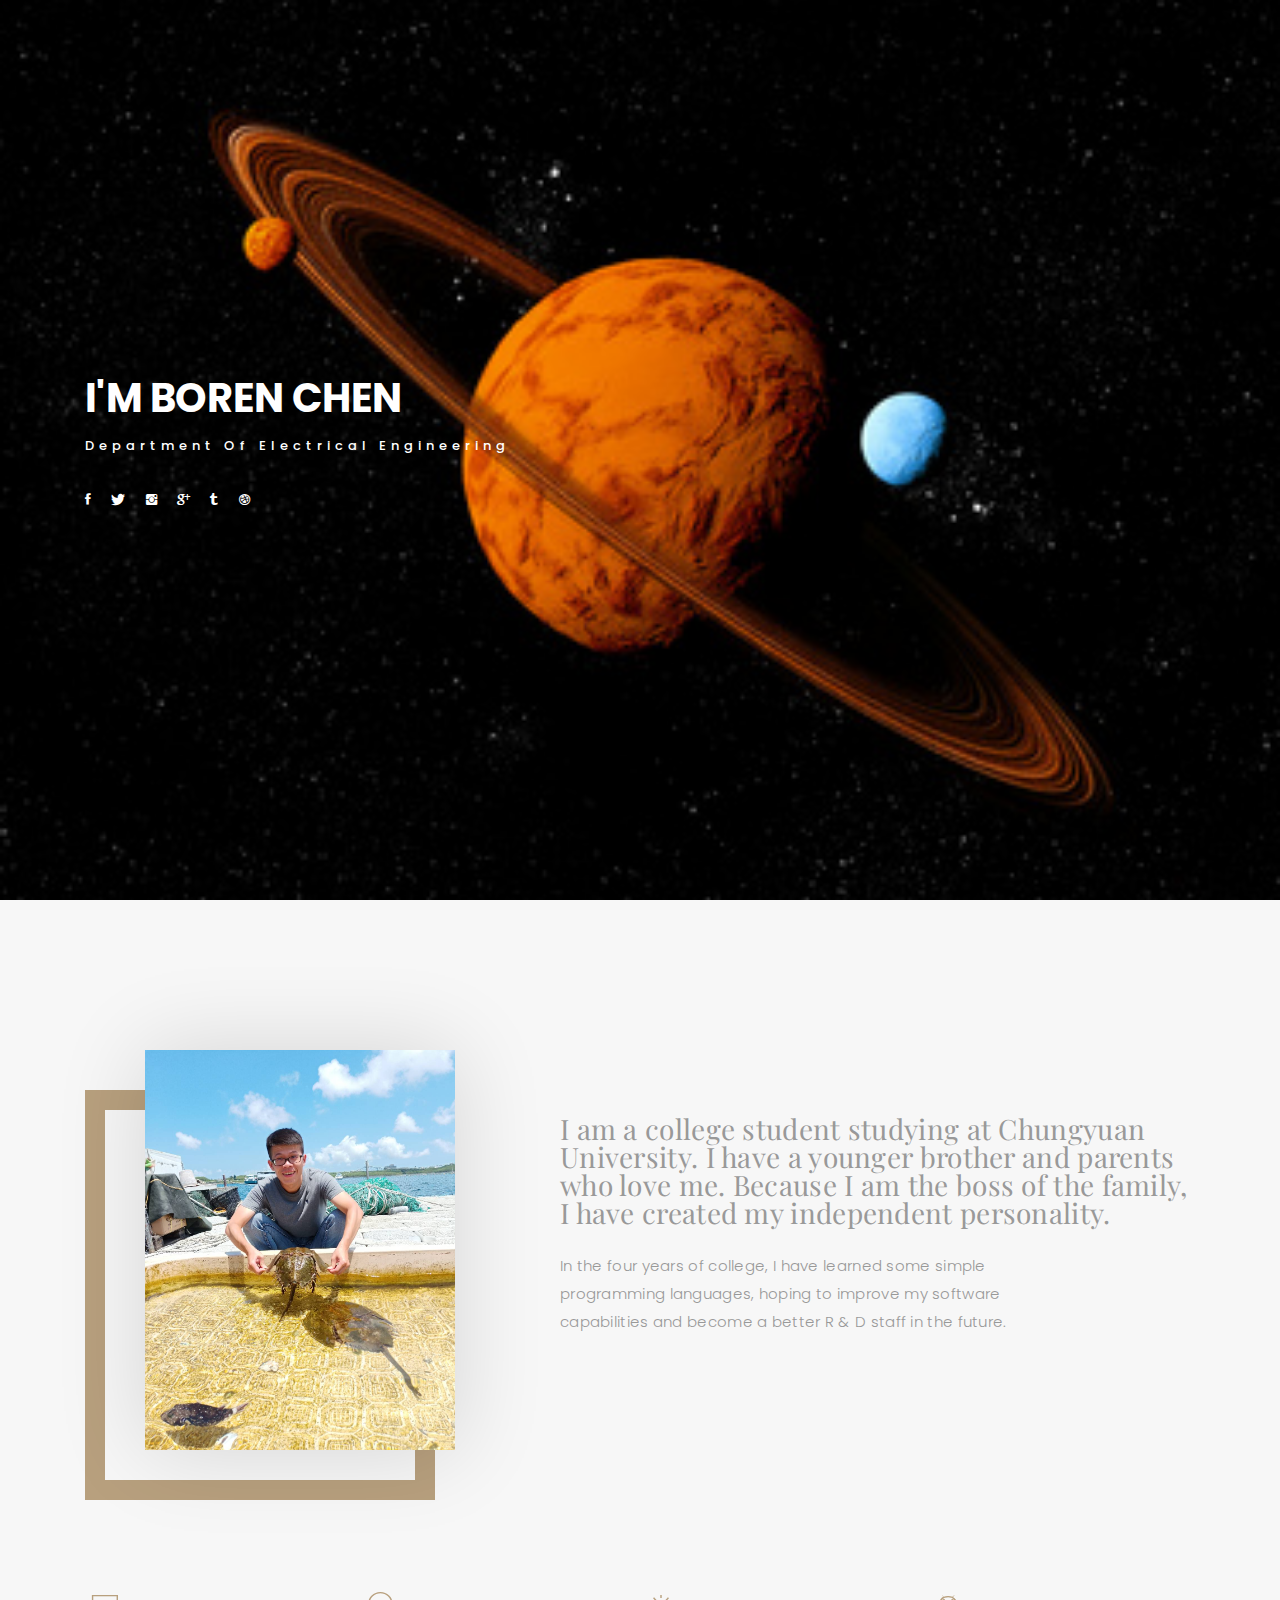
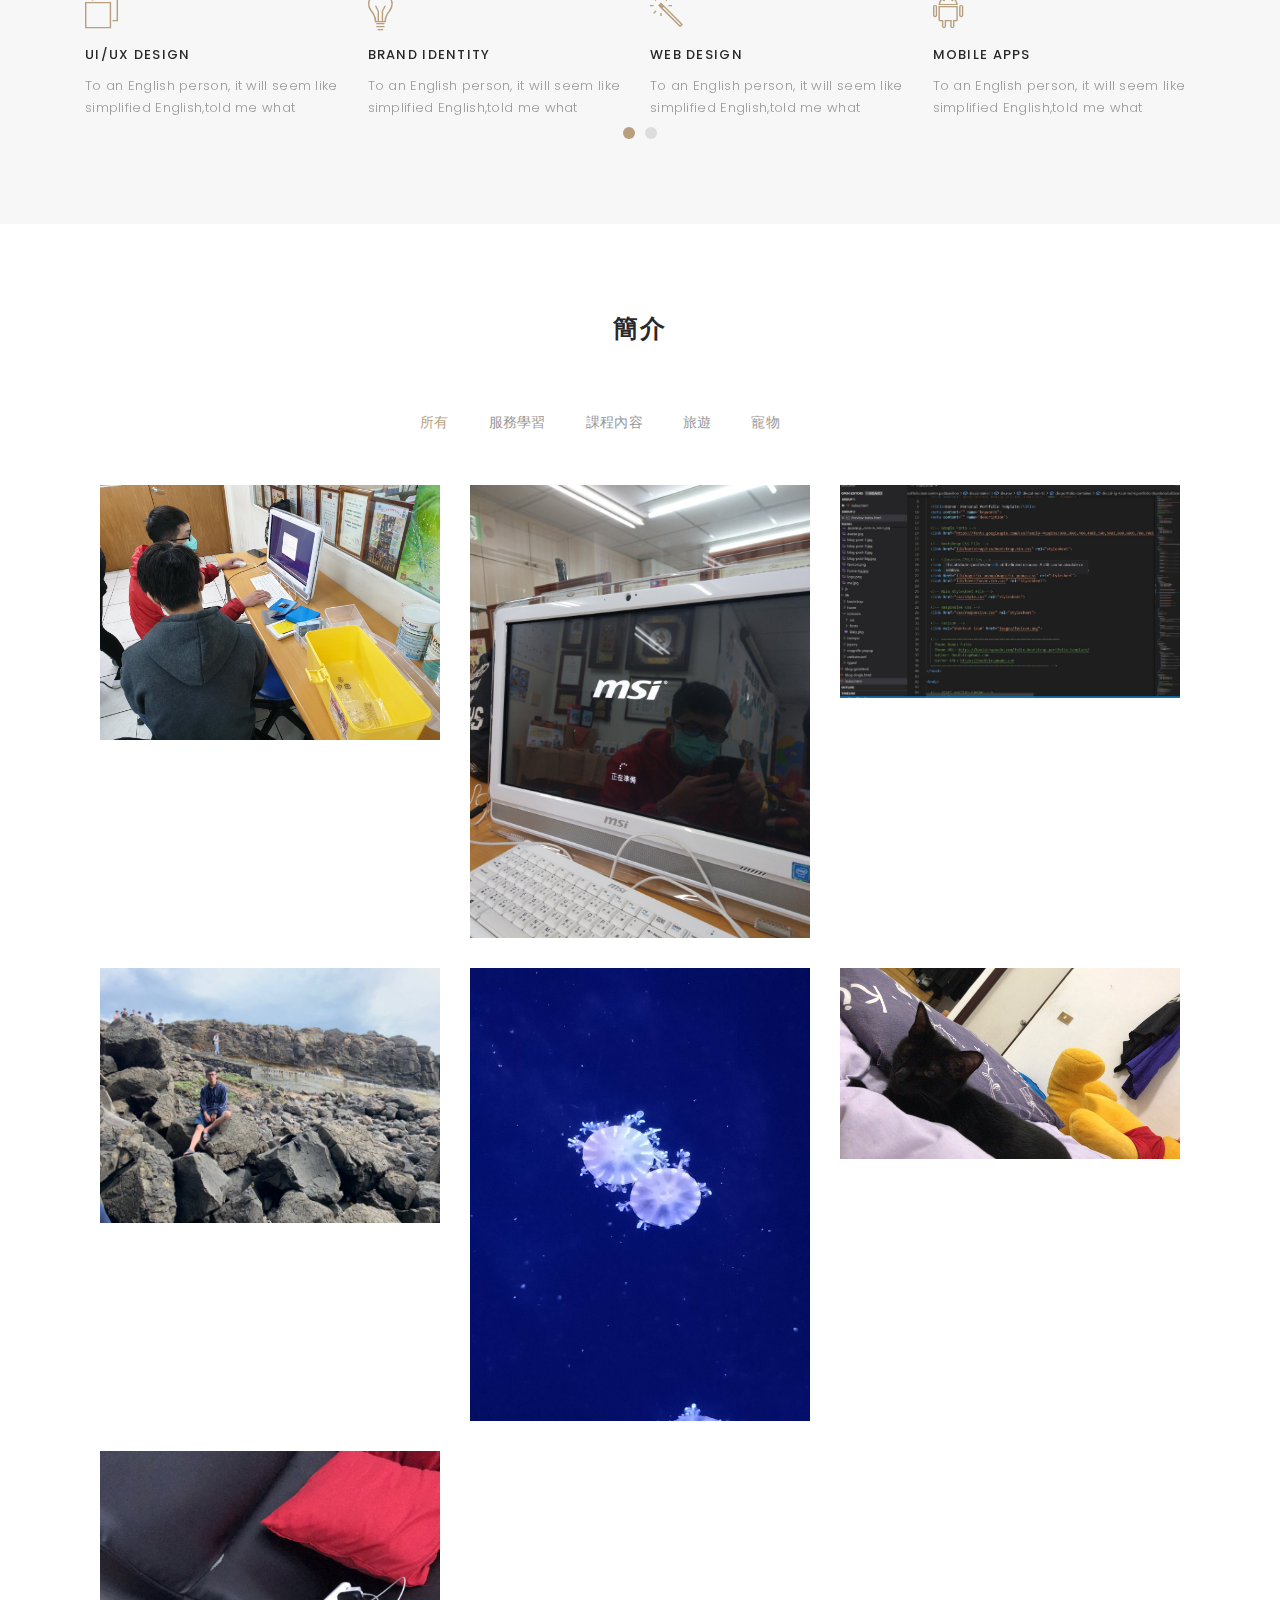
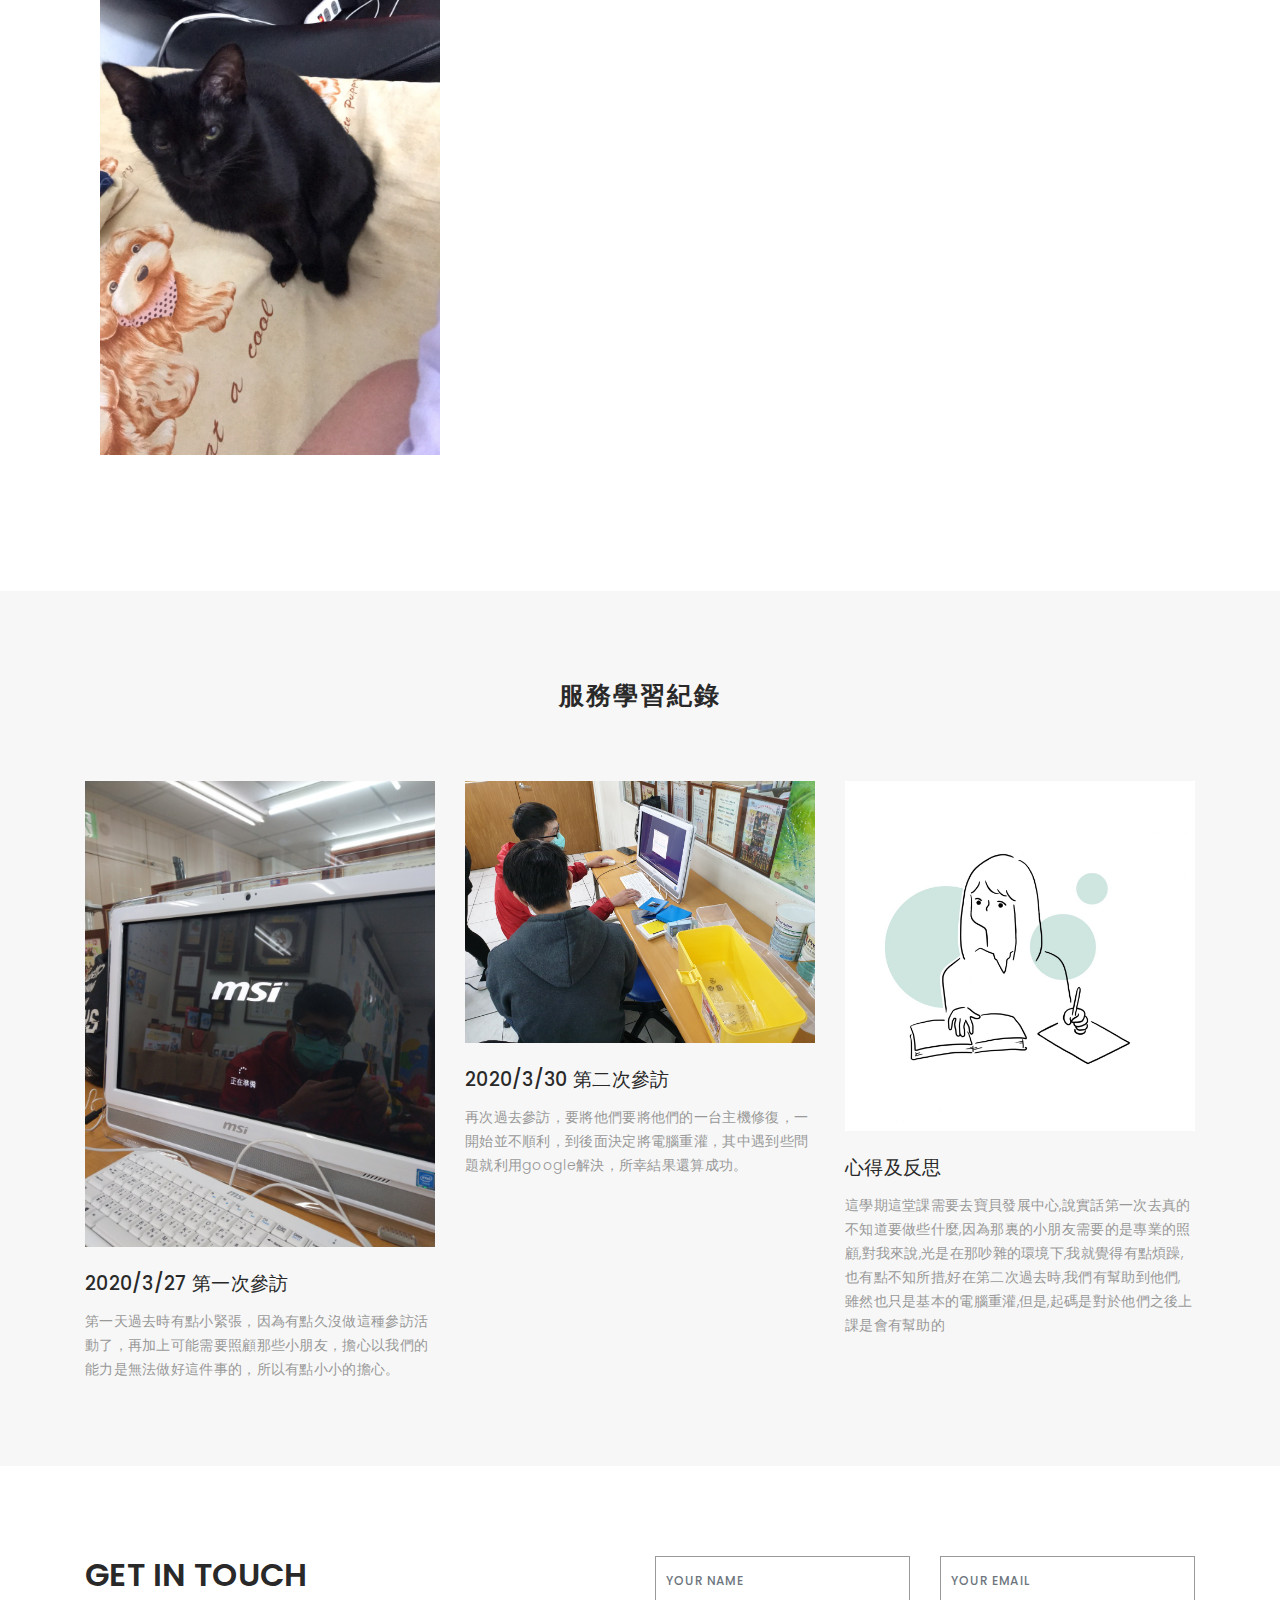
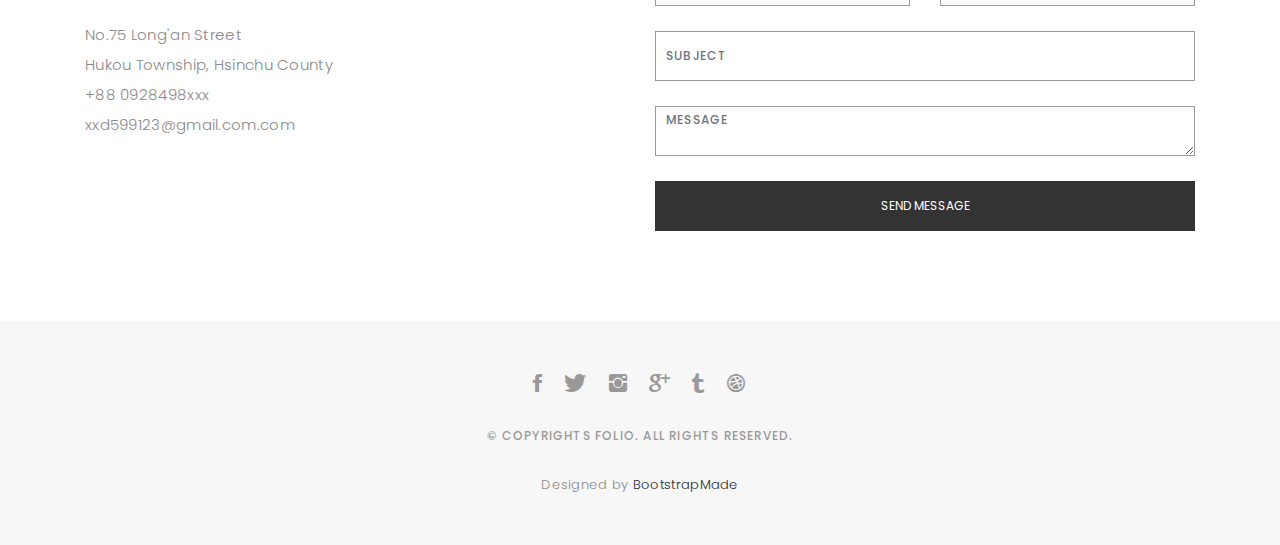
<file: index.html>
<!DOCTYPE html>
<html lang="en">

<head>
  <!-- meta -->
  <meta charset="utf-8">
  <meta content="width=device-width, initial-scale=1.0" name="viewport">

  <title>Boren- Personal Portfolio Template</title>
  <meta content="" name="keywords">
  <meta content="" name="description">

  <!-- Google Fonts -->
  <link href="https://fonts.googleapis.com/css?family=Poppins:300,300i,400,400i,500,500i,600,600i,700,700i|Playfair+Display:400,400i,700,700i,900,900i" rel="stylesheet">

  <!-- Bootstrap CSS File -->
  <link href="lib/bootstrap/css/bootstrap.min.css" rel="stylesheet">

  <!-- Libraries CSS Files -->
  <link href="lib/ionicons/css/ionicons.min.css" rel="stylesheet">
  <link href="lib/owlcarousel/assets/owl.carousel.min.css" rel="stylesheet">
  <link href="lib/magnific-popup/magnific-popup.css" rel="stylesheet">
  <link href="lib/hover/hover.min.css" rel="stylesheet">

  <!-- Main Stylesheet File -->
  <link href="css/style.css" rel="stylesheet">

  <!-- Responsive css -->
  <link href="css/responsive.css" rel="stylesheet">

  <!-- Favicon -->
  <link rel="shortcut icon" href="images/favicon.png">

  <!-- =======================================================
    Theme Name: Folio
    Theme URL: https://bootstrapmade.com/folio-bootstrap-portfolio-template/
    Author: BootstrapMade.com
    Author URL: https://bootstrapmade.com
  ======================================================= -->
</head>

<body>

  <!-- start section navbar -->
  <nav id="main-nav">
    <div class="row">
      <div class="container">

        <div class="logo">
          <a href="index.html"><img src="images/logo.png" alt="logo"></a>
        </div>

        <div class="responsive"><i data-icon="m" class="ion-navicon-round"></i></div>

        <ul class="nav-menu list-unstyled">
          <li><a href="#header" class="smoothScroll">首頁</a></li>
          <li><a href="#about" class="smoothScroll">關於</a></li>
          <li><a href="#portfolio" class="smoothScroll">簡介</a></li>
          <li><a href="#journal" class="smoothScroll">服務學習紀錄</a></li>
          <li><a href="#contact" class="smoothScroll">聯絡</a></li>
        </ul>

      </div>
    </div>
  </nav>
  <!-- End section navbar -->


  <!-- start section header -->
  <div id="header" class="home">

    <div class="container">
      <div class="header-content">
        <h1>I'm boren chen</h1>
        <p>department of electrical engineering</p>

        <ul class="list-unstyled list-social">
          <li><a href="#"><i class="ion-social-facebook"></i></a></li>
          <li><a href="#"><i class="ion-social-twitter"></i></a></li>
          <li><a href="#"><i class="ion-social-instagram"></i></a></li>
          <li><a href="#"><i class="ion-social-googleplus"></i></a></li>
          <li><a href="#"><i class="ion-social-tumblr"></i></a></li>
          <li><a href="#"><i class="ion-social-dribbble"></i></a></li>
        </ul>
      </div>
    </div>
  </div>
  <!-- End section header -->


  <!-- start section about us -->
  <div id="about" class="paddsection">
    <div class="container">
      <div class="row justify-content-between">

        <div class="col-lg-4 ">
          <div class="div-img-bg">
            <div class="about-img">
              <img src="images/112131.jpg" class="img-responsive" alt="112131">
            </div>
          </div>
        </div>

        <div class="col-lg-7">
          <div class="about-descr">

            <p class="p-heading">I am a college student studying at Chungyuan University. I have a younger brother and parents who love me. Because I am the boss of the family, I have created my independent personality.  </p>
            <p class="separator">In the four years of college, I have learned some simple programming languages, hoping to improve my software capabilities and become a better R & D staff in the future.</p>

          </div>

        </div>
      </div>
    </div>
  </div>
  <!-- end section about us -->


  <!-- start section services -->
  <div id="services">
    <div class="container">

        <div class="services-carousel owl-theme">

          <div class="services-block">

            <i class="ion-ios-browsers-outline"></i>
            <span>UI/UX DESIGN</span>
            <p class="separator">To an English person, it will seem like simplified English,told me what </p>

          </div>

          <div class="services-block">

            <i class="ion-ios-lightbulb-outline"></i>
            <span>BRAND IDENTITY</span>
            <p class="separator">To an English person, it will seem like simplified English,told me what </p>

          </div>

          <div class="services-block">

            <i class="ion-ios-color-wand-outline"></i>
            <span>WEB DESIGN</span>
            <p class="separator">To an English person, it will seem like simplified English,told me what </p>

          </div>

          <div class="services-block">

            <i class="ion-social-android-outline"></i>
            <span>MOBILE APPS</span>
            <p class="separator">To an English person, it will seem like simplified English,told me what </p>

          </div>

          <div class="services-block">

            <i class="ion-ios-analytics-outline"></i>
            <span>Analytics</span>
            <p class="separator">To an English person, it will seem like simplified English,told me what </p>

          </div>

          <div class="services-block">

            <i class="ion-ios-camera-outline"></i>
            <span>PHOTOGRAPHY</span>
            <p class="separator">To an English person, it will seem like simplified English,told me what </p>

          </div>

        </div>

    </div>

  </div>
  <!-- end section services -->


  <!-- start section portfolio -->
  <div id="portfolio" class="text-center paddsection">

    <div class="container">
      <div class="section-title text-center">
        <h2>簡介</h2>
      </div>
    </div>

    <div class="container">
      <div class="row">
        <div class="col-md-12">

          <div class="portfolio-list">

            <ul class="nav list-unstyled" id="portfolio-flters">
              <li class="filter filter-active" data-filter=".all">所有</li>
              <li class="filter" data-filter=".branding">服務學習</li>
              <li class="filter" data-filter=".mockups">課程內容</li>
              <li class="filter" data-filter=".uikits">旅遊</li>
              <li class="filter" data-filter=".webdesign">寵物</li>
              <li class="filter" data-filter=".photography"></li>
            </ul>

          </div>

          <div class="portfolio-container">

            <div class="col-lg-4 col-md-6 portfolio-thumbnail all branding ">
              <a class="popup-img" href="images/portfolio/服務學習_200616_0002.jpg">
                <img src="images/portfolio/服務學習_200616_0002.jpg" alt="img">
              </a>
            </div>

            <div class="col-lg-4 col-md-6 portfolio-thumbnail all branding ">
              <a class="popup-img" href="images/portfolio/服務學習_200616_0005.jpg">
                <img src="images/portfolio/服務學習_200616_0005.jpg" alt="img">
              </a>
            </div>

            <div class="col-lg-4 col-md-6 portfolio-thumbnail all mockups ">
              <a class="popup-img" href="images/portfolio/課程內容.jpg">
                <img src="images/portfolio/課程內容.jpg"  alt="img">
              </a>
            </div>

            <div class="col-lg-4 col-md-6 portfolio-thumbnail all  uikits">
              <a class="popup-img" href="images/portfolio/116527.jpg">
                <img src="images/portfolio/116527.jpg" alt="img">
              </a>
            </div>
          
            <div class="col-lg-4 col-md-6 portfolio-thumbnail all  uikits">
              <a class="popup-img" href="images/portfolio/116529.jpg">
                <img src="images/portfolio/116529.jpg" alt="img">
              </a>
            </div>


            <div class="col-lg-4 col-md-6 portfolio-thumbnail all  webdesign ">
              <a class="popup-img" href="images/portfolio/S__51609602.jpg">
                <img src="images/portfolio/S__51609602.jpg" alt="img">
              </a>
            </div>

            <div class="col-lg-4 col-md-6 portfolio-thumbnail all  webdesign">
              <a class="popup-img" href="images/portfolio/S__51609607.jpg">
                <img src="images/portfolio/S__51609607.jpg" alt="img">
              </a>
            </div>

            

          </div>
        </div>
      </div>
    </div>

  </div>
  <!-- End section portfolio -->


  <!-- start section journal -->
  <div id="journal" class="text-left paddsection">

    <div class="container">
      <div class="section-title text-center">
        <h2>服務學習紀錄</h2>
      </div>
    </div>

    <div class="container">
      <div class="journal-block">
        <div class="row">

          <div class="col-lg-4 col-md-6">
            <div class="journal-info">

              <a href="blog-single.html"><img src="images/服務學習_200616_0005.jpg" class="img-responsive" alt="img"></a>

              <div class="journal-txt">

                <h4><a href="blog-single.html">2020/3/27 第一次參訪</a></h4>
                <p class="separator">第一天過去時有點小緊張，因為有點久沒做這種參訪活動了，再加上可能需要照顧那些小朋友，擔心以我們的能力是無法做好這件事的，所以有點小小的擔心。
                </p>

              </div>

            </div>
          </div>

          <div class="col-lg-4 col-md-6">
            <div class="journal-info">

              <a href="blog-single.html"><img src="images/服務學習_200616_0002.jpg" class="img-responsive" alt="img"></a>

              <div class="journal-txt">

                <h4><a href="#blog-single.html">2020/3/30 第二次參訪</a></h4>
                <p class="separator">再次過去參訪，要將他們要將他們的一台主機修復，一開始並不順利，到後面決定將電腦重灌，其中遇到些問題就利用google解決，所幸結果還算成功。
                </p>

              </div>

            </div>
          </div>

          <div class="col-lg-4 col-md-6">
            <div class="journal-info">

              <a href="blog-single.html"><img src="images/20181105-1-1280x1280.jpg" class="img-responsive" alt="img"></a>

              <div class="journal-txt">

                <h4><a href="blog-single.html">心得及反思</a></h4>
                <p class="separator">這學期這堂課需要去寶貝發展中心,說實話第一次去真的不知道要做些什麼,因為那裏的小朋友需要的是專業的照顧,對我來說,光是在那吵雜的環境下,我就覺得有點煩躁,也有點不知所措,好在第二次過去時,我們有幫助到他們,雖然也只是基本的電腦重灌,但是,起碼是對於他們之後上課是會有幫助的
                </p>

              </div>

            </div>
          </div>

        </div>
      </div>
    </div>

  </div>
  <!-- End section journal -->


  <!-- start sectoion contact -->
  <div id="contact" class="paddsection">
    <div class="container">
      <div class="contact-block1">
        <div class="row">

          <div class="col-lg-6">
            <div class="contact-contact">

              <h2 class="mb-30">GET IN TOUCH</h2>

              <ul class="contact-details">
                <li><span>No.75 Long'an Street</span></li>
                <li><span> Hukou Township, Hsinchu County</span></li>
                <li><span>+88 0928498xxx</span></li>
                <li><span>xxd599123@gmail.com.com</span></li>
              </ul>

            </div>
          </div>

          <div class="col-lg-6">
            <form action="" method="post" role="form" class="contactForm">
              <div class="row">

                <div id="sendmessage">Your message has been sent. Thank you!</div>
                <div id="errormessage"></div>

                <div class="col-lg-6">
                  <div class="form-group contact-block1">
                    <input type="text" name="name" class="form-control" id="name" placeholder="Your Name" data-rule="minlen:4" data-msg="Please enter at least 4 chars" />
                    <div class="validation"></div>
                  </div>
                </div>

                <div class="col-lg-6">
                  <div class="form-group">
                    <input type="email" class="form-control" name="email" id="email" placeholder="Your Email" data-rule="email" data-msg="Please enter a valid email" />
                    <div class="validation"></div>
                  </div>
                </div>

                <div class="col-lg-12">
                  <div class="form-group">
                    <input type="text" class="form-control" name="subject" id="subject" placeholder="Subject" data-rule="minlen:4" data-msg="Please enter at least 8 chars of subject" />
                    <div class="validation"></div>
                  </div>
                </div>

                <div class="col-lg-12">
                  <div class="form-group">
                    <textarea class="form-control" name="message" rows="12" data-rule="required" data-msg="Please write something for us" placeholder="Message"></textarea>
                    <div class="validation"></div>
                  </div>
                </div>

                <div class="col-lg-12">
                  <input type="submit" class="btn btn-defeault btn-send" value="Send message">
                </div>

              </div>
            </form>
          </div>
        </div>
      </div>
    </div>
  </div>
  <!-- start sectoion contact -->


  <!-- start section footer -->
  <div id="footer" class="text-center">
    <div class="container">
      <div class="socials-media text-center">

        <ul class="list-unstyled">
          <li><a href="#"><i class="ion-social-facebook"></i></a></li>
          <li><a href="#"><i class="ion-social-twitter"></i></a></li>
          <li><a href="#"><i class="ion-social-instagram"></i></a></li>
          <li><a href="#"><i class="ion-social-googleplus"></i></a></li>
          <li><a href="#"><i class="ion-social-tumblr"></i></a></li>
          <li><a href="#"><i class="ion-social-dribbble"></i></a></li>
        </ul>

      </div>

      <p>&copy; Copyrights Folio. All rights reserved.</p>

      <div class="credits">
        <!--
          All the links in the footer should remain intact.
          You can delete the links only if you purchased the pro version.
          Licensing information: https://bootstrapmade.com/license/
          Purchase the pro version with working PHP/AJAX contact form: https://bootstrapmade.com/buy/?theme=Folio
        -->
        Designed by <a href="https://bootstrapmade.com/">BootstrapMade</a>
      </div>

    </div>
  </div>
  <!-- End section footer -->

  <!-- JavaScript Libraries -->
  <script src="lib/jquery/jquery.min.js"></script>
  <script src="lib/jquery/jquery-migrate.min.js"></script>
  <script src="lib/bootstrap/js/bootstrap.bundle.min.js"></script>
  <script src="lib/typed/typed.js"></script>
  <script src="lib/owlcarousel/owl.carousel.min.js"></script>
  <script src="lib/magnific-popup/magnific-popup.min.js"></script>
  <script src="lib/isotope/isotope.pkgd.min.js"></script>

  <!-- Contact Form JavaScript File -->
  <script src="contactform/contactform.js"></script>

  <!-- Template Main Javascript File -->
  <script src="js/main.js"></script>

</body>

</html>
</file>
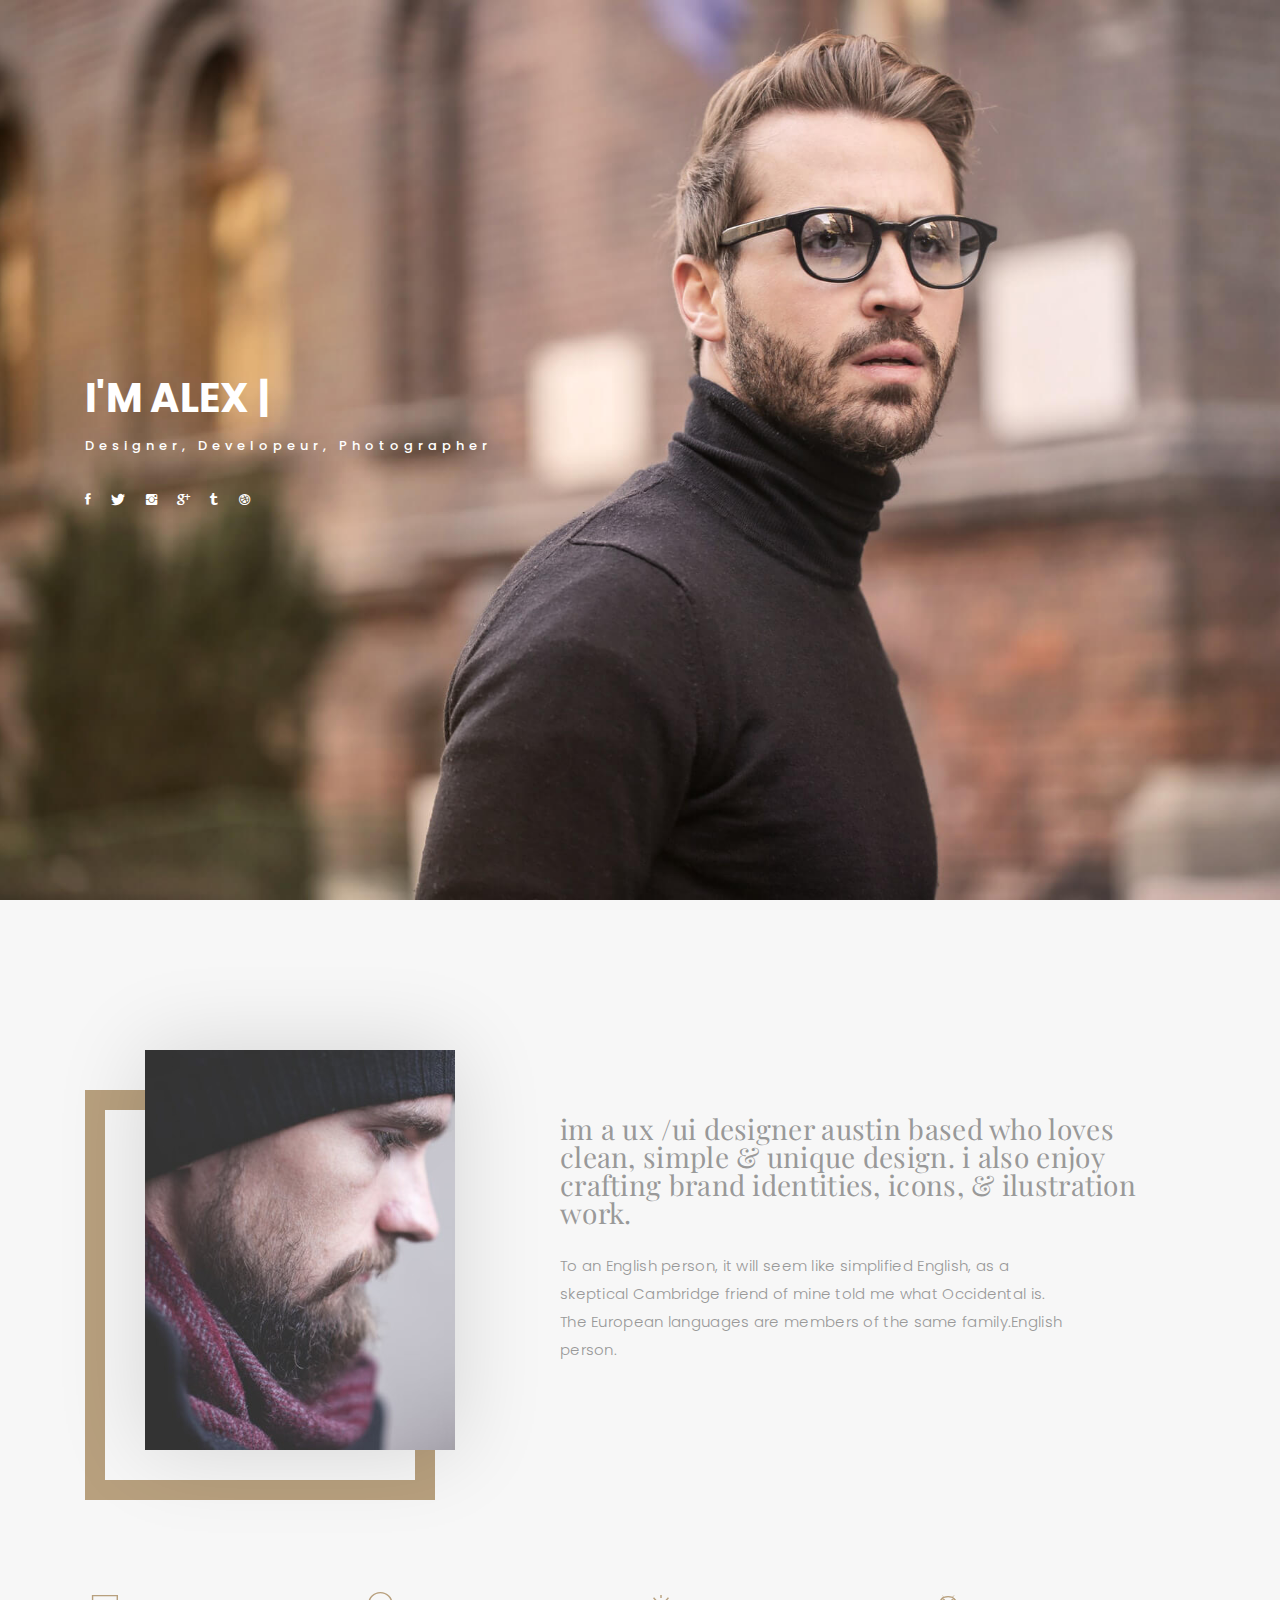
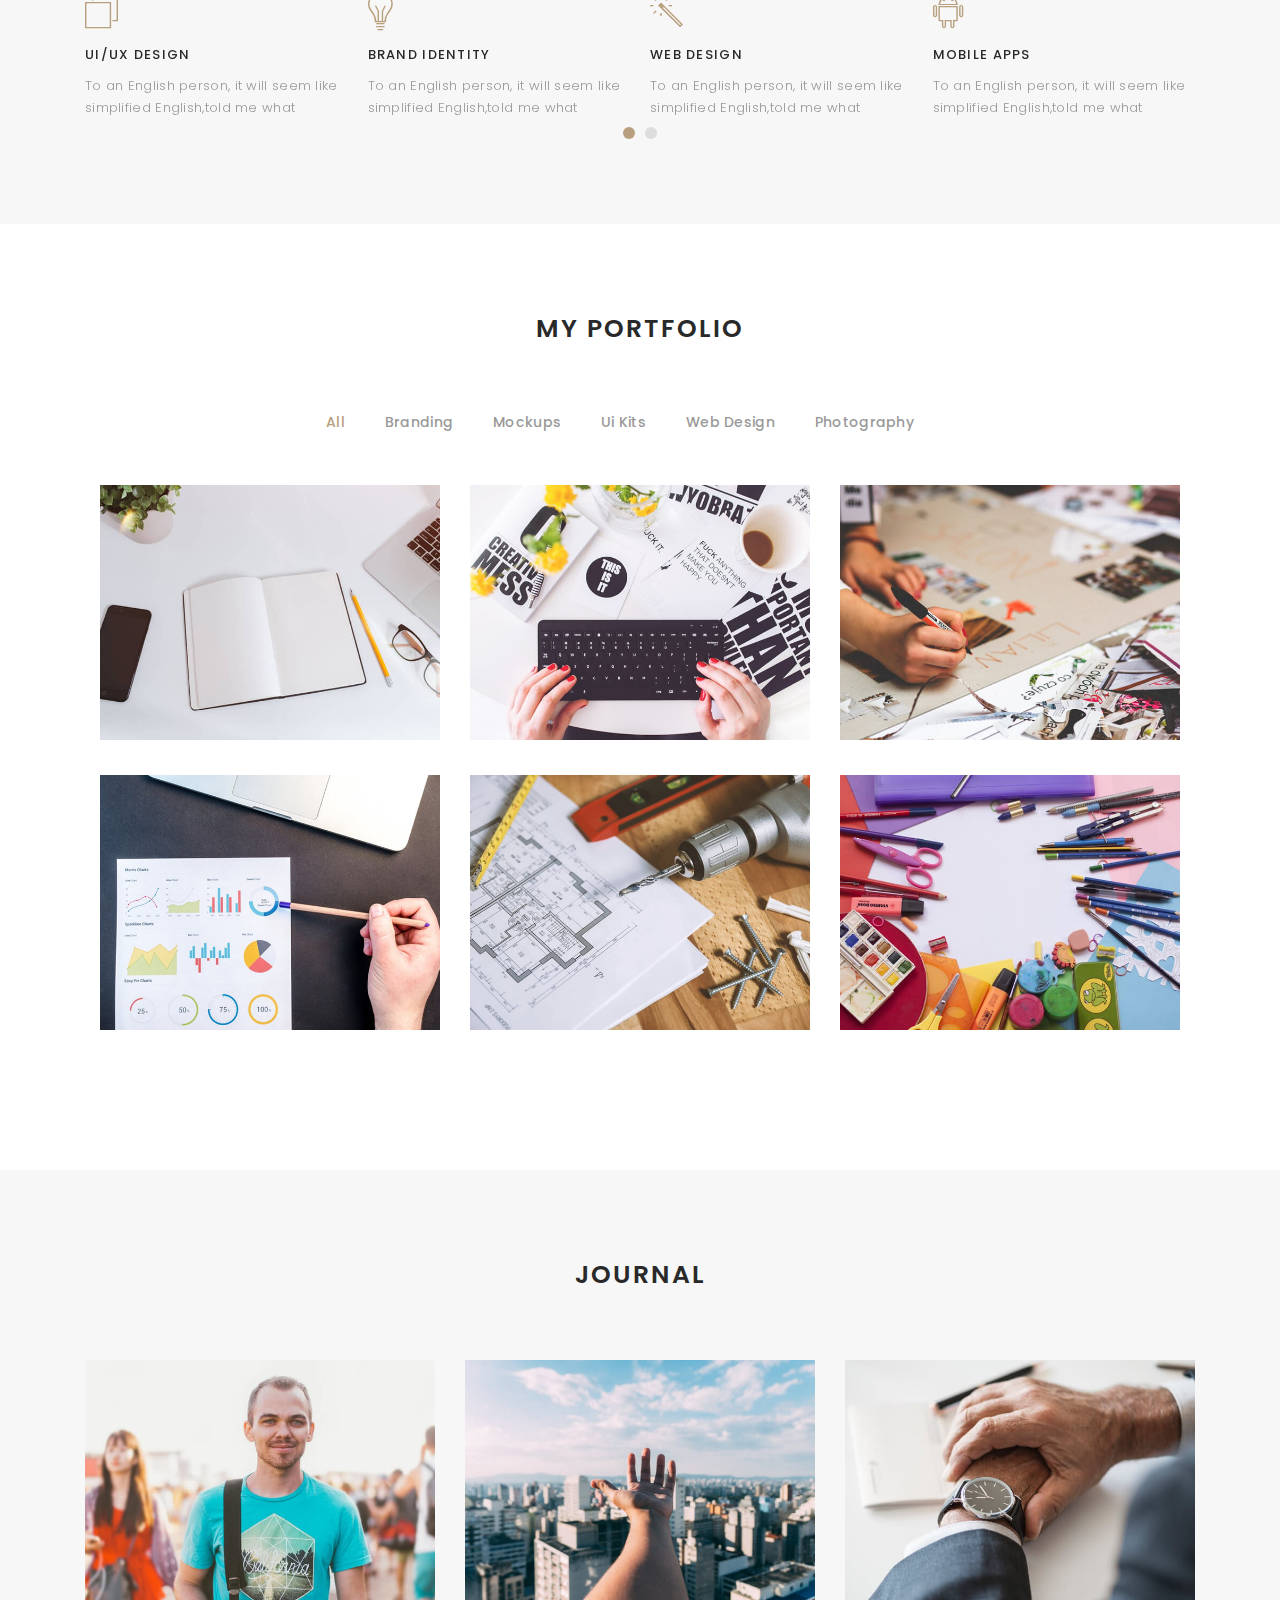
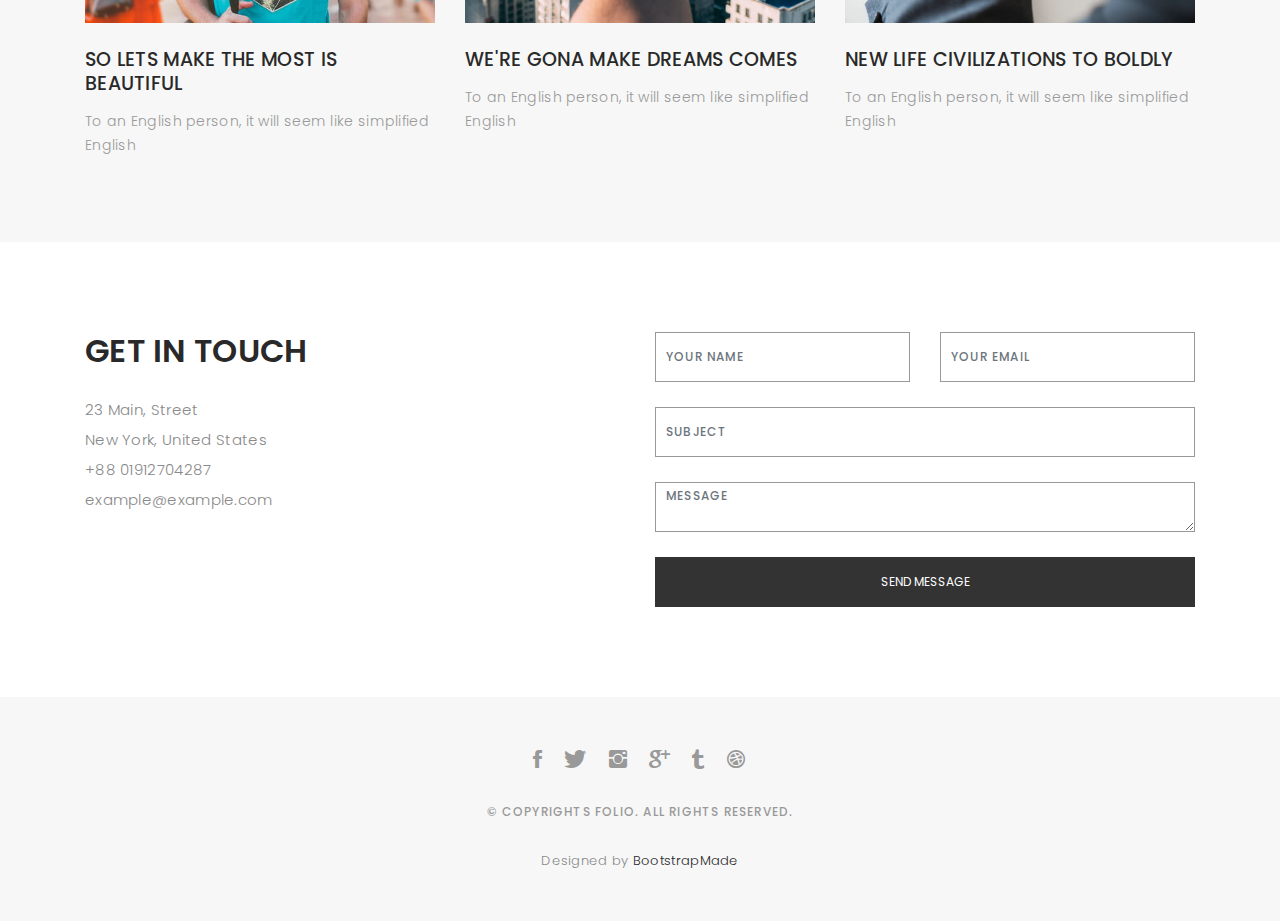
<file: Folio/index.html>
<!DOCTYPE html>
<html lang="en">

<head>
  <!-- meta -->
  <meta charset="utf-8">
  <meta content="width=device-width, initial-scale=1.0" name="viewport">

  <title>Folio - Personal Portfolio Template</title>
  <meta content="" name="keywords">
  <meta content="" name="description">

  <!-- Google Fonts -->
  <link href="https://fonts.googleapis.com/css?family=Poppins:300,300i,400,400i,500,500i,600,600i,700,700i|Playfair+Display:400,400i,700,700i,900,900i" rel="stylesheet">

  <!-- Bootstrap CSS File -->
  <link href="lib/bootstrap/css/bootstrap.min.css" rel="stylesheet">

  <!-- Libraries CSS Files -->
  <link href="lib/ionicons/css/ionicons.min.css" rel="stylesheet">
  <link href="lib/owlcarousel/assets/owl.carousel.min.css" rel="stylesheet">
  <link href="lib/magnific-popup/magnific-popup.css" rel="stylesheet">
  <link href="lib/hover/hover.min.css" rel="stylesheet">

  <!-- Main Stylesheet File -->
  <link href="css/style.css" rel="stylesheet">

  <!-- Responsive css -->
  <link href="css/responsive.css" rel="stylesheet">

  <!-- Favicon -->
  <link rel="shortcut icon" href="images/favicon.png">

  <!-- =======================================================
    Theme Name: Folio
    Theme URL: https://bootstrapmade.com/folio-bootstrap-portfolio-template/
    Author: BootstrapMade.com
    Author URL: https://bootstrapmade.com
  ======================================================= -->
</head>

<body>

  <!-- start section navbar -->
  <nav id="main-nav">
    <div class="row">
      <div class="container">

        <div class="logo">
          <a href="index.html"><img src="images/logo.png" alt="logo"></a>
        </div>

        <div class="responsive"><i data-icon="m" class="ion-navicon-round"></i></div>

        <ul class="nav-menu list-unstyled">
          <li><a href="#header" class="smoothScroll">Home</a></li>
          <li><a href="#about" class="smoothScroll">About</a></li>
          <li><a href="#portfolio" class="smoothScroll">Portfolio</a></li>
          <li><a href="#journal" class="smoothScroll">Blog</a></li>
          <li><a href="#contact" class="smoothScroll">Contact</a></li>
        </ul>

      </div>
    </div>
  </nav>
  <!-- End section navbar -->


  <!-- start section header -->
  <div id="header" class="home">

    <div class="container">
      <div class="header-content">
        <h1>I'm <span class="typed"></span></h1>
        <p>designer, developeur, photographer</p>

        <ul class="list-unstyled list-social">
          <li><a href="#"><i class="ion-social-facebook"></i></a></li>
          <li><a href="#"><i class="ion-social-twitter"></i></a></li>
          <li><a href="#"><i class="ion-social-instagram"></i></a></li>
          <li><a href="#"><i class="ion-social-googleplus"></i></a></li>
          <li><a href="#"><i class="ion-social-tumblr"></i></a></li>
          <li><a href="#"><i class="ion-social-dribbble"></i></a></li>
        </ul>
      </div>
    </div>
  </div>
  <!-- End section header -->


  <!-- start section about us -->
  <div id="about" class="paddsection">
    <div class="container">
      <div class="row justify-content-between">

        <div class="col-lg-4 ">
          <div class="div-img-bg">
            <div class="about-img">
              <img src="images/me.jpg" class="img-responsive" alt="me">
            </div>
          </div>
        </div>

        <div class="col-lg-7">
          <div class="about-descr">

            <p class="p-heading">im a ux /ui designer austin based who loves clean, simple & unique design. i also enjoy crafting brand identities, icons, & ilustration work. </p>
            <p class="separator">To an English person, it will seem like simplified English, as a skeptical Cambridge friend of mine told me what Occidental is. The European languages are members of the same family.English person.</p>

          </div>

        </div>
      </div>
    </div>
  </div>
  <!-- end section about us -->


  <!-- start section services -->
  <div id="services">
    <div class="container">

        <div class="services-carousel owl-theme">

          <div class="services-block">

            <i class="ion-ios-browsers-outline"></i>
            <span>UI/UX DESIGN</span>
            <p class="separator">To an English person, it will seem like simplified English,told me what </p>

          </div>

          <div class="services-block">

            <i class="ion-ios-lightbulb-outline"></i>
            <span>BRAND IDENTITY</span>
            <p class="separator">To an English person, it will seem like simplified English,told me what </p>

          </div>

          <div class="services-block">

            <i class="ion-ios-color-wand-outline"></i>
            <span>WEB DESIGN</span>
            <p class="separator">To an English person, it will seem like simplified English,told me what </p>

          </div>

          <div class="services-block">

            <i class="ion-social-android-outline"></i>
            <span>MOBILE APPS</span>
            <p class="separator">To an English person, it will seem like simplified English,told me what </p>

          </div>

          <div class="services-block">

            <i class="ion-ios-analytics-outline"></i>
            <span>Analytics</span>
            <p class="separator">To an English person, it will seem like simplified English,told me what </p>

          </div>

          <div class="services-block">

            <i class="ion-ios-camera-outline"></i>
            <span>PHOTOGRAPHY</span>
            <p class="separator">To an English person, it will seem like simplified English,told me what </p>

          </div>

        </div>

    </div>

  </div>
  <!-- end section services -->


  <!-- start section portfolio -->
  <div id="portfolio" class="text-center paddsection">

    <div class="container">
      <div class="section-title text-center">
        <h2>My Portfolio</h2>
      </div>
    </div>

    <div class="container">
      <div class="row">
        <div class="col-md-12">

          <div class="portfolio-list">

            <ul class="nav list-unstyled" id="portfolio-flters">
              <li class="filter filter-active" data-filter=".all">all</li>
              <li class="filter" data-filter=".branding">branding</li>
              <li class="filter" data-filter=".mockups">mockups</li>
              <li class="filter" data-filter=".uikits">ui kits</li>
              <li class="filter" data-filter=".webdesign">web design</li>
              <li class="filter" data-filter=".photography">photography</li>
            </ul>

          </div>

          <div class="portfolio-container">

            <div class="col-lg-4 col-md-6 portfolio-thumbnail all branding uikits webdesign">
              <a class="popup-img" href="images/portfolio/1.jpg">
                <img src="images/portfolio/1.jpg" alt="img">
              </a>
            </div>

            <div class="col-lg-4 col-md-6 portfolio-thumbnail all mockups uikits photography">
              <a class="popup-img" href="images/portfolio/2.jpg">
                <img src="images/portfolio/2.jpg"  alt="img">
              </a>
            </div>

            <div class="col-lg-4 col-md-6 portfolio-thumbnail all branding webdesig photographyn">
              <a class="popup-img" href="images/portfolio/3.jpg">
                <img src="images/portfolio/3.jpg" alt="img">
              </a>
            </div>

            <div class="col-lg-4 col-md-6 portfolio-thumbnail all mockups webdesign photography">
              <a class="popup-img" href="images/portfolio/4.jpg">
                <img src="images/portfolio/4.jpg" alt="img">
              </a>
            </div>

            <div class="col-lg-4 col-md-6 portfolio-thumbnail all branding uikits photography">
              <a class="popup-img" href="images/portfolio/5.jpg">
                <img src="images/portfolio/5.jpg" alt="img">
              </a>
            </div>

            <div class="col-lg-4 col-md-6 portfolio-thumbnail all mockups uikits webdesign">
              <a class="popup-img" href="images/portfolio/6.jpg">
                <img src="images/portfolio/6.jpg" alt="img">
              </a>
            </div>

          </div>
        </div>
      </div>
    </div>

  </div>
  <!-- End section portfolio -->


  <!-- start section journal -->
  <div id="journal" class="text-left paddsection">

    <div class="container">
      <div class="section-title text-center">
        <h2>journal</h2>
      </div>
    </div>

    <div class="container">
      <div class="journal-block">
        <div class="row">

          <div class="col-lg-4 col-md-6">
            <div class="journal-info">

              <a href="blog-single.html"><img src="images/blog-post-1.jpg" class="img-responsive" alt="img"></a>

              <div class="journal-txt">

                <h4><a href="blog-single.html">SO LETS MAKE THE MOST IS BEAUTIFUL</a></h4>
                <p class="separator">To an English person, it will seem like simplified English
                </p>

              </div>

            </div>
          </div>

          <div class="col-lg-4 col-md-6">
            <div class="journal-info">

              <a href="blog-single.html"><img src="images/blog-post-2.jpg" class="img-responsive" alt="img"></a>

              <div class="journal-txt">

                <h4><a href="#blog-single.html">WE'RE GONA MAKE DREAMS COMES</a></h4>
                <p class="separator">To an English person, it will seem like simplified English
                </p>

              </div>

            </div>
          </div>

          <div class="col-lg-4 col-md-6">
            <div class="journal-info">

              <a href="blog-single.html"><img src="images/blog-post-3.jpg" class="img-responsive" alt="img"></a>

              <div class="journal-txt">

                <h4><a href="blog-single.html">NEW LIFE CIVILIZATIONS TO BOLDLY</a></h4>
                <p class="separator">To an English person, it will seem like simplified English
                </p>

              </div>

            </div>
          </div>

        </div>
      </div>
    </div>

  </div>
  <!-- End section journal -->


  <!-- start sectoion contact -->
  <div id="contact" class="paddsection">
    <div class="container">
      <div class="contact-block1">
        <div class="row">

          <div class="col-lg-6">
            <div class="contact-contact">

              <h2 class="mb-30">GET IN TOUCH</h2>

              <ul class="contact-details">
                <li><span>23 Main, Street</span></li>
                <li><span>New York, United States</span></li>
                <li><span>+88 01912704287</span></li>
                <li><span>example@example.com</span></li>
              </ul>

            </div>
          </div>

          <div class="col-lg-6">
            <form action="" method="post" role="form" class="contactForm">
              <div class="row">

                <div id="sendmessage">Your message has been sent. Thank you!</div>
                <div id="errormessage"></div>

                <div class="col-lg-6">
                  <div class="form-group contact-block1">
                    <input type="text" name="name" class="form-control" id="name" placeholder="Your Name" data-rule="minlen:4" data-msg="Please enter at least 4 chars" />
                    <div class="validation"></div>
                  </div>
                </div>

                <div class="col-lg-6">
                  <div class="form-group">
                    <input type="email" class="form-control" name="email" id="email" placeholder="Your Email" data-rule="email" data-msg="Please enter a valid email" />
                    <div class="validation"></div>
                  </div>
                </div>

                <div class="col-lg-12">
                  <div class="form-group">
                    <input type="text" class="form-control" name="subject" id="subject" placeholder="Subject" data-rule="minlen:4" data-msg="Please enter at least 8 chars of subject" />
                    <div class="validation"></div>
                  </div>
                </div>

                <div class="col-lg-12">
                  <div class="form-group">
                    <textarea class="form-control" name="message" rows="12" data-rule="required" data-msg="Please write something for us" placeholder="Message"></textarea>
                    <div class="validation"></div>
                  </div>
                </div>

                <div class="col-lg-12">
                  <input type="submit" class="btn btn-defeault btn-send" value="Send message">
                </div>

              </div>
            </form>
          </div>
        </div>
      </div>
    </div>
  </div>
  <!-- start sectoion contact -->


  <!-- start section footer -->
  <div id="footer" class="text-center">
    <div class="container">
      <div class="socials-media text-center">

        <ul class="list-unstyled">
          <li><a href="#"><i class="ion-social-facebook"></i></a></li>
          <li><a href="#"><i class="ion-social-twitter"></i></a></li>
          <li><a href="#"><i class="ion-social-instagram"></i></a></li>
          <li><a href="#"><i class="ion-social-googleplus"></i></a></li>
          <li><a href="#"><i class="ion-social-tumblr"></i></a></li>
          <li><a href="#"><i class="ion-social-dribbble"></i></a></li>
        </ul>

      </div>

      <p>&copy; Copyrights Folio. All rights reserved.</p>

      <div class="credits">
        <!--
          All the links in the footer should remain intact.
          You can delete the links only if you purchased the pro version.
          Licensing information: https://bootstrapmade.com/license/
          Purchase the pro version with working PHP/AJAX contact form: https://bootstrapmade.com/buy/?theme=Folio
        -->
        Designed by <a href="https://bootstrapmade.com/">BootstrapMade</a>
      </div>

    </div>
  </div>
  <!-- End section footer -->

  <!-- JavaScript Libraries -->
  <script src="lib/jquery/jquery.min.js"></script>
  <script src="lib/jquery/jquery-migrate.min.js"></script>
  <script src="lib/bootstrap/js/bootstrap.bundle.min.js"></script>
  <script src="lib/typed/typed.js"></script>
  <script src="lib/owlcarousel/owl.carousel.min.js"></script>
  <script src="lib/magnific-popup/magnific-popup.min.js"></script>
  <script src="lib/isotope/isotope.pkgd.min.js"></script>

  <!-- Contact Form JavaScript File -->
  <script src="contactform/contactform.js"></script>

  <!-- Template Main Javascript File -->
  <script src="js/main.js"></script>

</body>

</html>
</file>
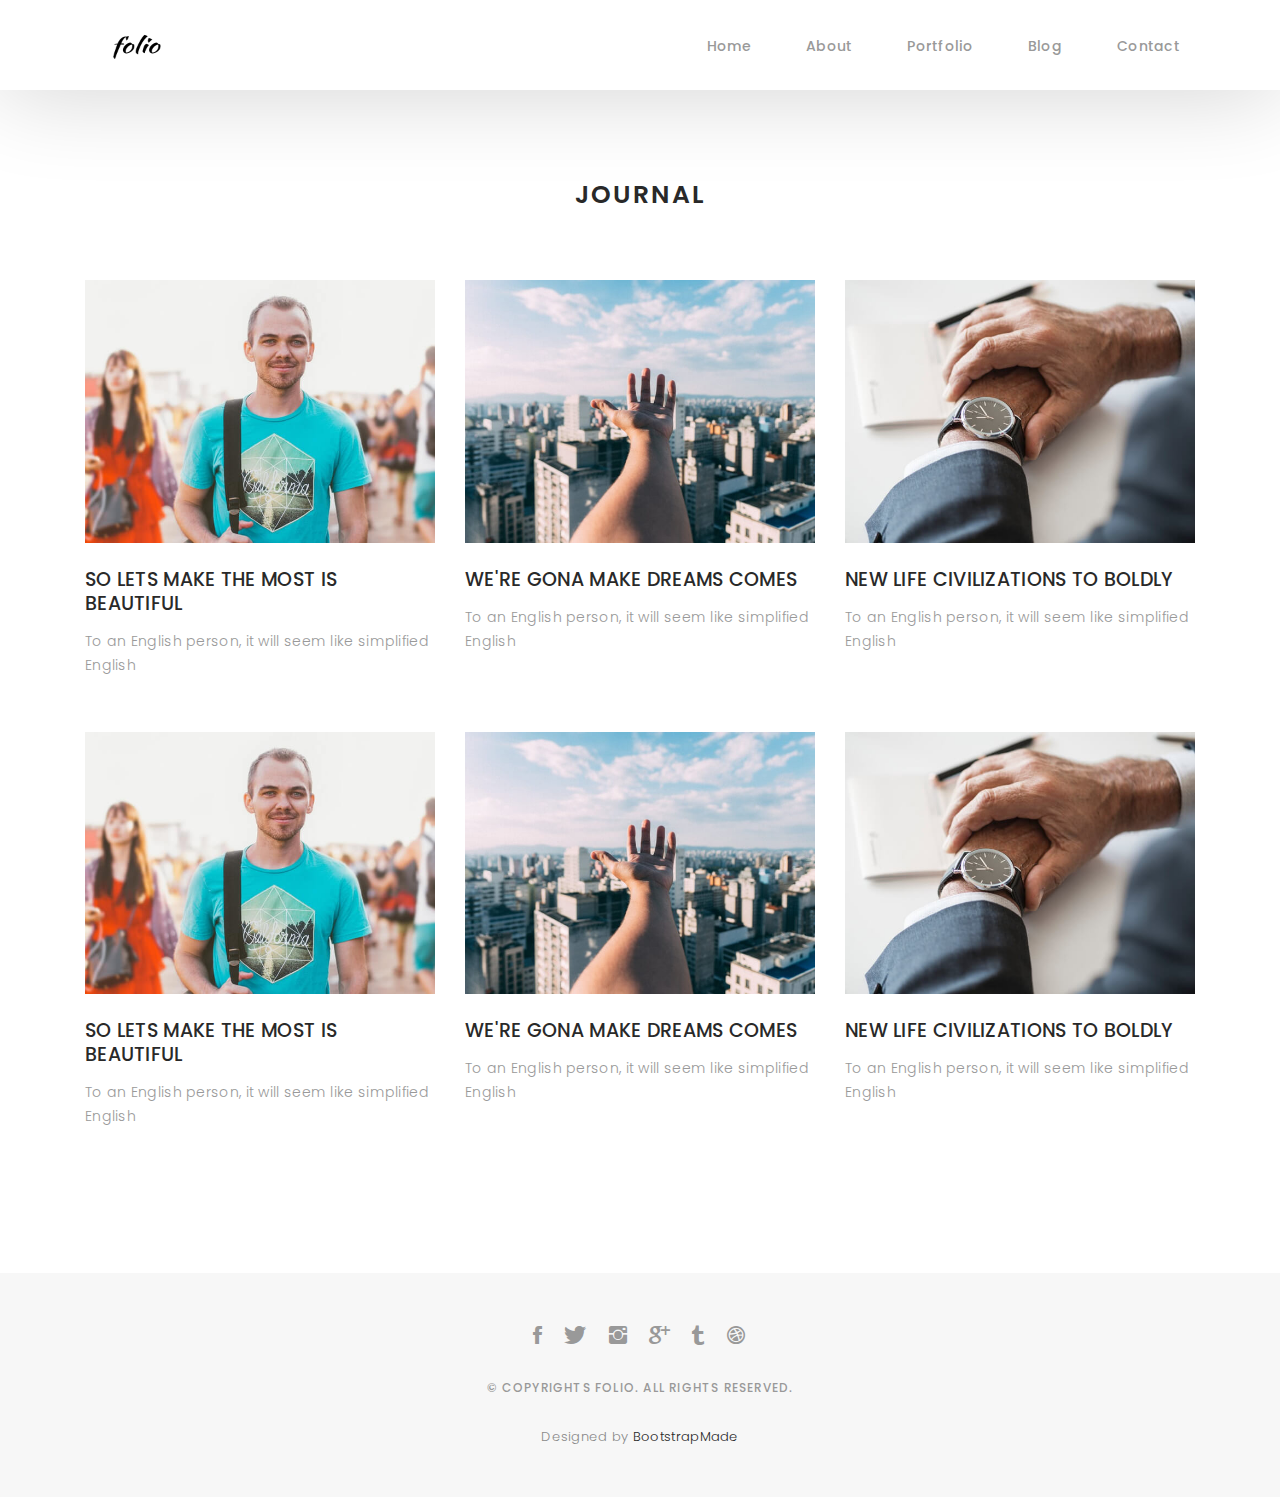
<file: blog-grid.html>
<!DOCTYPE html>
<html lang="en">

<head>
  <!-- meta -->
  <meta charset="utf-8">
  <meta content="width=device-width, initial-scale=1.0" name="viewport">

  <title>Folio - Blog Grid</title>
  <meta content="" name="keywords">
  <meta content="" name="description">

  <!-- Google Fonts -->
  <link href="https://fonts.googleapis.com/css?family=Poppins:300,300i,400,400i,500,500i,600,600i,700,700i|Playfair+Display:400,400i,700,700i,900,900i" rel="stylesheet">

  <!-- Bootstrap CSS File -->
  <link href="lib/bootstrap/css/bootstrap.min.css" rel="stylesheet">

  <!-- Libraries CSS Files -->
  <link href="lib/ionicons/css/ionicons.min.css" rel="stylesheet">
  <link href="lib/owlcarousel/assets/owl.carousel.min.css" rel="stylesheet">
  <link href="lib/magnific-popup/magnific-popup.css" rel="stylesheet">
  <link href="lib/hover/hover.min.css" rel="stylesheet">

  <!-- Blog Stylesheet File -->
  <link href="css/blog.css" rel="stylesheet">

  <!-- Main Stylesheet File -->
  <link href="css/style.css" rel="stylesheet">

  <!-- Responsive css -->
  <link href="css/responsive.css" rel="stylesheet">

  <!-- Favicon -->
  <link rel="shortcut icon" href="images/favicon.png">

  <!-- =======================================================
    Theme Name: Folio
    Theme URL: https://bootstrapmade.com/folio-bootstrap-portfolio-template/
    Author: BootstrapMade.com
    Author URL: https://bootstrapmade.com
  ======================================================= -->
</head>

<body>

  <!-- start section navbar -->
  <nav id="main-nav-subpage" class="subpage-nav">
    <div class="row">
      <div class="container">

        <div class="logo">
          <a href="index.html"><img src="images/logo.png" alt="logo"></a>
        </div>

        <div class="responsive"><i data-icon="m" class="ion-navicon-round"></i></div>

        <ul class="nav-menu list-unstyled">
          <li><a href="#homee" class="smoothScroll">Home</a></li>
          <li><a href="#about" class="smoothScroll">About</a></li>
          <li><a href="#portfolio" class="smoothScroll">Portfolio</a></li>
          <li><a href="#blog" class="smoothScroll">Blog</a></li>
          <li><a href="#contact" class="smoothScroll">Contact</a></li>
        </ul>

      </div>
    </div>
  </nav>
  <!-- End section navbar -->

  <!-- start section journal -->
  <div id="journal-blog" class="text-left  paddsections">

    <div class="container">
      <div class="section-title text-center">
        <h2>journal</h2>
      </div>
    </div>

    <div class="container">
      <div class="journal-block">
        <div class="row">

          <div class="col-lg-4 col-md-6">
            <div class="journal-info mb-30">

              <a href="blog-single.html"><img src="images/blog-post-1.jpg" class="img-responsive" alt="img"></a>

              <div class="journal-txt">

                <h4><a href="blog-single.html">SO LETS MAKE THE MOST IS BEAUTIFUL</a></h4>
                <p class="separator">To an English person, it will seem like simplified English
                </p>

              </div>

            </div>
          </div>

          <div class="col-lg-4 col-md-6">
            <div class="journal-info mb-30">

              <a href="blog-single.html"><img src="images/blog-post-2.jpg" class="img-responsive" alt="img"></a>

              <div class="journal-txt">

                <h4><a href="blog-single.html">WE'RE GONA MAKE DREAMS COMES</a></h4>
                <p class="separator">To an English person, it will seem like simplified English
                </p>

              </div>

            </div>
          </div>

          <div class="col-lg-4 col-md-6">
            <div class="journal-info mb-30">

              <a href="blog-single.html"><img src="images/blog-post-3.jpg" class="img-responsive" alt="img"></a>

              <div class="journal-txt">

                <h4><a href="blog-single.html">NEW LIFE CIVILIZATIONS TO BOLDLY</a></h4>
                <p class="separator">To an English person, it will seem like simplified English
                </p>

              </div>

            </div>
          </div>

          <div class="col-lg-4 col-md-6">
            <div class="journal-info mb-30">

              <a href="blog-single.html"><img src="images/blog-post-1.jpg" class="img-responsive" alt="img"></a>

              <div class="journal-txt">

                <h4><a href="blog-single.html">SO LETS MAKE THE MOST IS BEAUTIFUL</a></h4>
                <p class="separator">To an English person, it will seem like simplified English
                </p>

              </div>

            </div>
          </div>

          <div class="col-lg-4 col-md-6">
            <div class="journal-info mb-30">

              <a href="blog-single.html"><img src="images/blog-post-2.jpg" class="img-responsive" alt="img"></a>

              <div class="journal-txt">

                <h4><a href="blog-single.html">WE'RE GONA MAKE DREAMS COMES</a></h4>
                <p class="separator">To an English person, it will seem like simplified English
                </p>

              </div>

            </div>
          </div>

          <div class="col-lg-4 col-md-6">
            <div class="journal-info mb-30">

              <a href="blog-single.html"><img src="images/blog-post-3.jpg" class="img-responsive" alt="img"></a>

              <div class="journal-txt">

                <h4><a href="blog-single.html">NEW LIFE CIVILIZATIONS TO BOLDLY</a></h4>
                <p class="separator">To an English person, it will seem like simplified English
                </p>

              </div>

            </div>
          </div>

        </div>
      </div>
    </div>
  </div>
  <!-- End section journal -->


  <!-- start section footer -->
  <div id="footer" class="text-center">
    <div class="container">
      <div class="socials-media text-center">

        <ul class="list-unstyled">
          <li><a href="#"><i class="ion-social-facebook"></i></a></li>
          <li><a href="#"><i class="ion-social-twitter"></i></a></li>
          <li><a href="#"><i class="ion-social-instagram"></i></a></li>
          <li><a href="#"><i class="ion-social-googleplus"></i></a></li>
          <li><a href="#"><i class="ion-social-tumblr"></i></a></li>
          <li><a href="#"><i class="ion-social-dribbble"></i></a></li>
        </ul>

      </div>

      <p>&copy; Copyrights Folio. All rights reserved.</p>

      <div class="credits">
        <!--
          All the links in the footer should remain intact.
          You can delete the links only if you purchased the pro version.
          Licensing information: https://bootstrapmade.com/license/
          Purchase the pro version with working PHP/AJAX contact form: https://bootstrapmade.com/buy/?theme=Folio
        -->
        Designed by <a href="https://bootstrapmade.com/">BootstrapMade</a>
      </div>

    </div>
  </div>
  <!-- End section footer -->

  <!-- JavaScript Libraries -->
  <script src="lib/jquery/jquery.min.js"></script>
  <script src="lib/jquery/jquery-migrate.min.js"></script>
  <script src="lib/bootstrap/js/bootstrap.bundle.min.js"></script>
  <script src="lib/typed/typed.js"></script>
  <script src="lib/owlcarousel/owl.carousel.min.js"></script>
  <script src="lib/magnific-popup/magnific-popup.min.js"></script>
  <script src="lib/isotope/isotope.pkgd.min.js"></script>

  <!-- Contact Form JavaScript File -->
  <script src="contactform/contactform.js"></script>

  <!-- Template Main Javascript File -->
  <script src="js/main.js"></script>

</body>

</html>
</file>
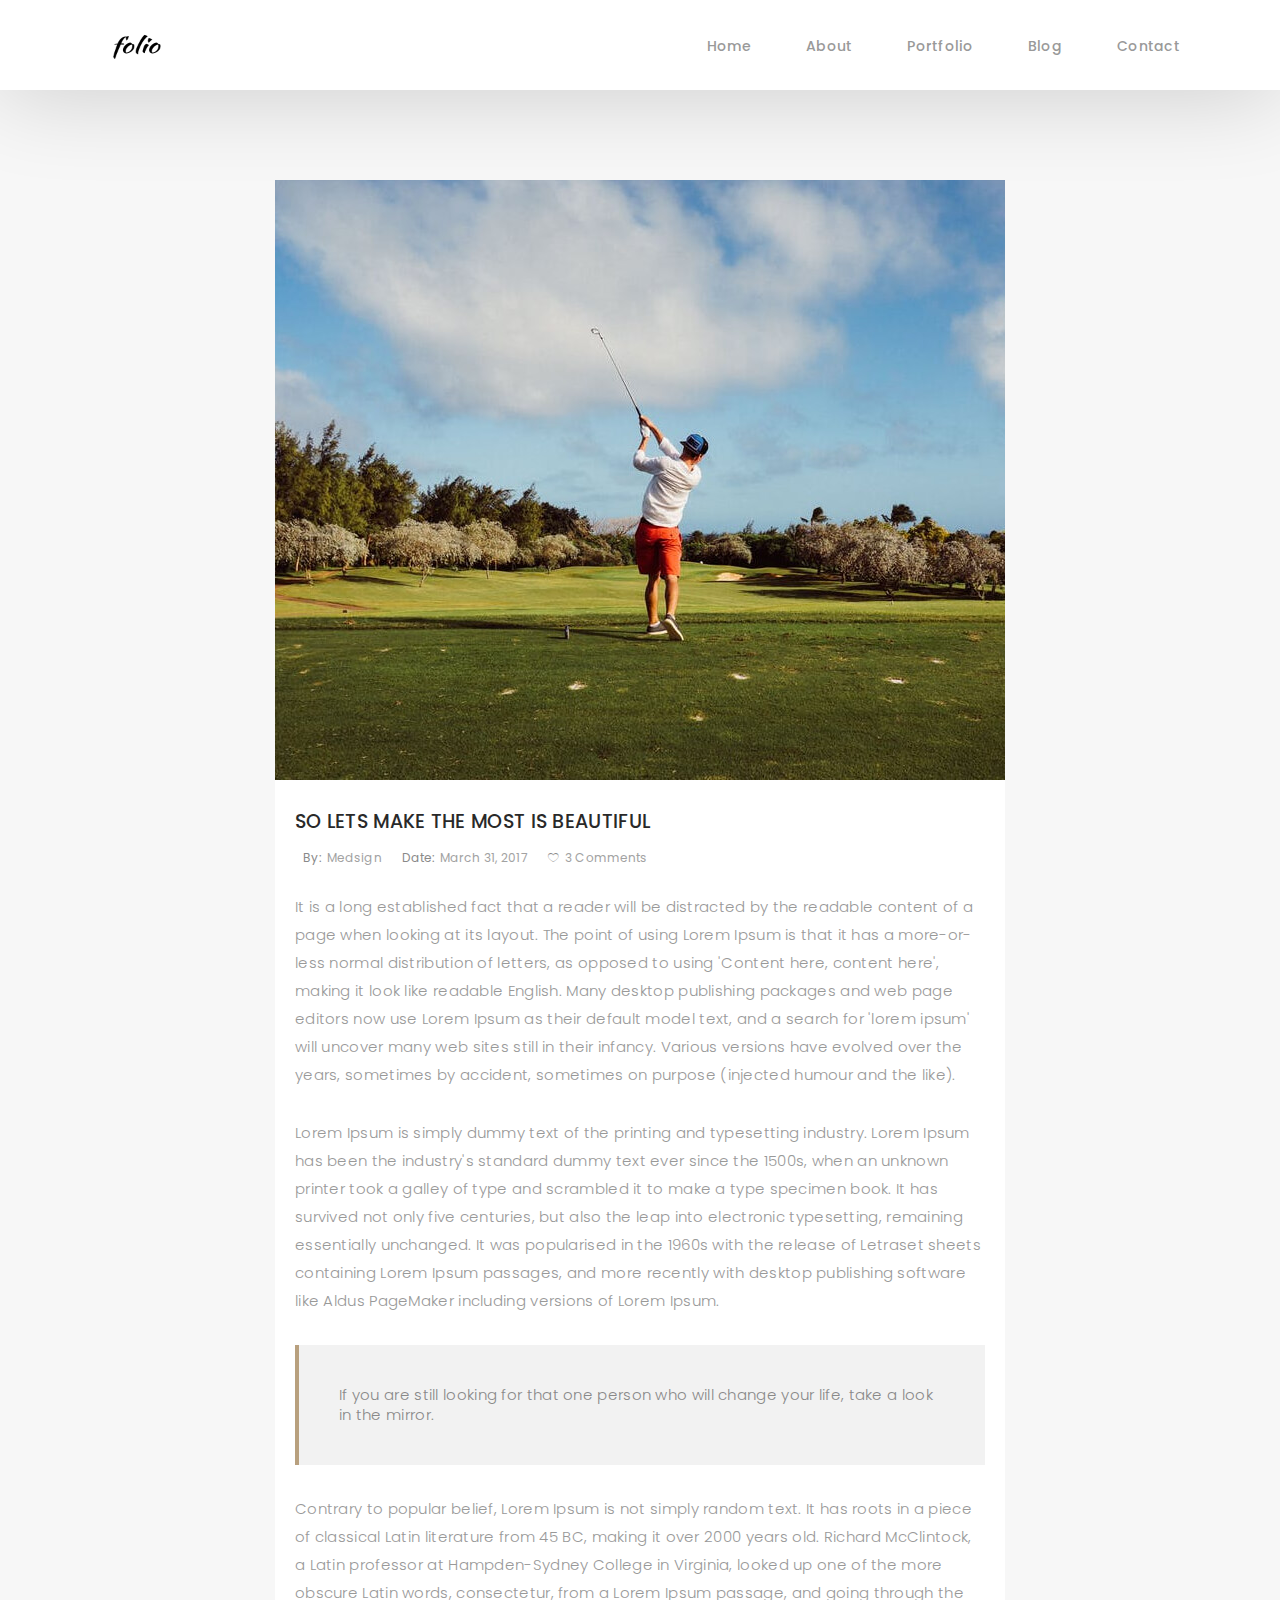
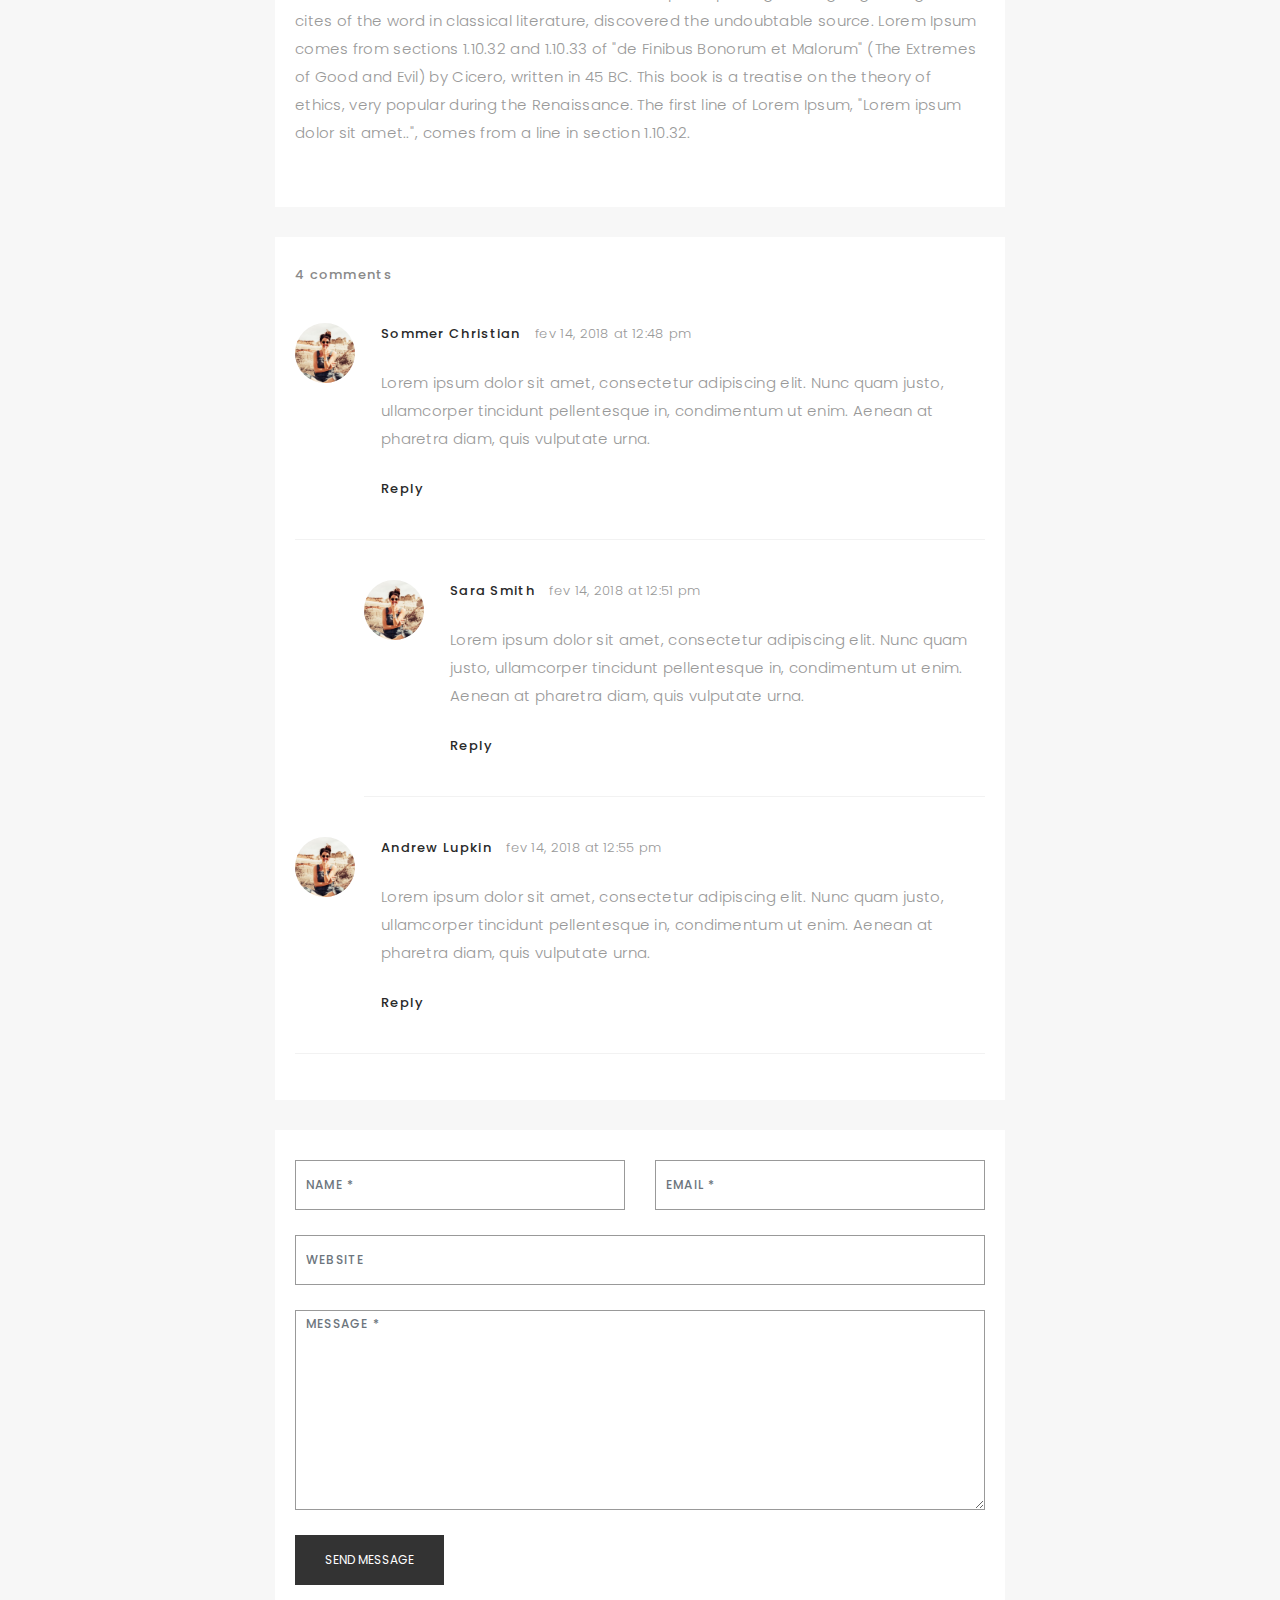
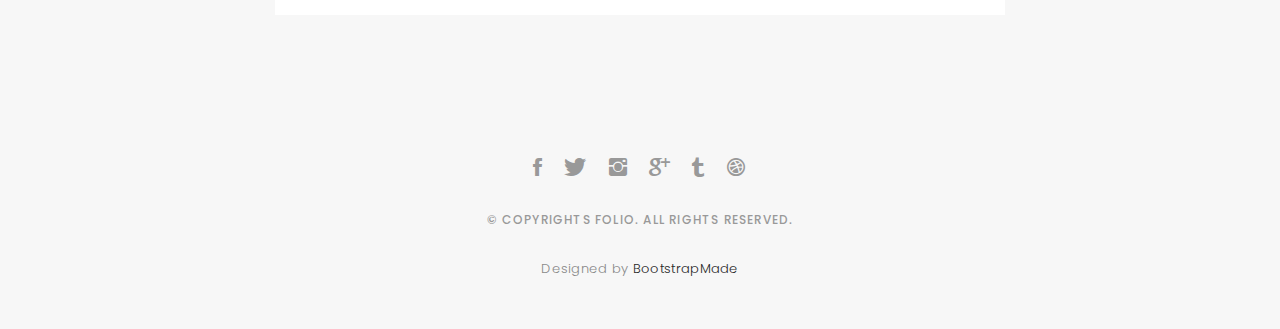
<file: Folio/blog-single.html>
<!DOCTYPE html>
<html lang="en">

<head>
  <!-- meta -->
  <meta charset="utf-8">
  <meta content="width=device-width, initial-scale=1.0" name="viewport">

  <title>Folio - Blog Singlee</title>
  <meta content="" name="keywords">
  <meta content="" name="description">

  <!-- Google Fonts -->
  <link href="https://fonts.googleapis.com/css?family=Poppins:300,300i,400,400i,500,500i,600,600i,700,700i|Playfair+Display:400,400i,700,700i,900,900i" rel="stylesheet">

  <!-- Bootstrap CSS File -->
  <link href="lib/bootstrap/css/bootstrap.min.css" rel="stylesheet">

  <!-- Libraries CSS Files -->
  <link href="lib/ionicons/css/ionicons.min.css" rel="stylesheet">
  <link href="lib/owlcarousel/assets/owl.carousel.min.css" rel="stylesheet">
  <link href="lib/magnific-popup/magnific-popup.css" rel="stylesheet">
  <link href="lib/hover/hover.min.css" rel="stylesheet">

  <!-- Blog Stylesheet File -->
  <link href="css/blog.css" rel="stylesheet">

  <!-- Main Stylesheet File -->
  <link href="css/style.css" rel="stylesheet">

  <!-- Responsive css -->
  <link href="css/responsive.css" rel="stylesheet">

  <!-- Favicon -->
  <link rel="shortcut icon" href="images/favicon.png">

  <!-- =======================================================
    Theme Name: Folio
    Theme URL: https://bootstrapmade.com/folio-bootstrap-portfolio-template/
    Author: BootstrapMade.com
    Author URL: https://bootstrapmade.com
  ======================================================= -->
</head>

<body>

  <!-- start section navbar -->
  <nav id="main-nav-subpage" class="subpage-nav">
    <div class="row">
      <div class="container">

        <div class="logo">
          <a href="index.html"><img src="images/logo.png" alt="logo"></a>
        </div>

        <div class="responsive"><i data-icon="m" class="ion-navicon-round"></i></div>

        <ul class="nav-menu list-unstyled">
          <li><a href="#homee" class="smoothScroll">Home</a></li>
          <li><a href="#about" class="smoothScroll">About</a></li>
          <li><a href="#portfolio" class="smoothScroll">Portfolio</a></li>
          <li><a href="#blog" class="smoothScroll">Blog</a></li>
          <li><a href="#contact" class="smoothScroll">Contact</a></li>
        </ul>
      </div>
    </div>
  </nav>
  <!-- End section navbar -->
  <!-- start section main content -->
  <div class="main-content paddsection">
    <div class="container">
      <div class="row justify-content-center">
        <div class="col-md-8 col-md-offset-2">
          <div class="row">
            <div class="container-main single-main">
              <div class="col-md-12">
                <div class="block-main mb-30">
                  <img src="images/blog-post-big.jpg" class="img-responsive" alt="reviews2">
                  <div class="content-main single-post padDiv">
                    <div class="journal-txt">
                      <h4><a href="#">SO LETS MAKE THE MOST IS BEAUTIFUL</a></h4>
                    </div>
                    <div class="post-meta">
                      <ul class="list-unstyled mb-0">
                        <li class="author">by:<a href="#">medsign</a></li>
                        <li class="date">date:<a href="#">March 31, 2017</a></li>
                        <li class="commont"><i class="ion-ios-heart-outline"></i><a href="#">3 Comments</a></li>
                      </ul>
                    </div>
                    <p class="mb-30">It is a long established fact that a reader will be distracted by the readable content of a page when looking at its layout. The point of using Lorem Ipsum is that it has a more-or-less normal distribution of letters, as opposed to
                      using 'Content here, content here', making it look like readable English. Many desktop publishing packages and web page editors now use Lorem Ipsum as their default model text, and a search for 'lorem ipsum' will uncover many web
                      sites still in their infancy. Various versions have evolved over the years, sometimes by accident, sometimes on purpose (injected humour and the like).</p>
                    <p class="mb-30">Lorem Ipsum is simply dummy text of the printing and typesetting industry. Lorem Ipsum has been the industry's standard dummy text ever since the 1500s, when an unknown printer took a galley of type and scrambled it to make a type
                      specimen book. It has survived not only five centuries, but also the leap into electronic typesetting, remaining essentially unchanged. It was popularised in the 1960s with the release of Letraset sheets containing Lorem Ipsum passages,
                      and more recently with desktop publishing software like Aldus PageMaker including versions of Lorem Ipsum.</p>
                    <blockquote>If you are still looking for that one person who will change your life, take a look in the mirror.</blockquote>
                    <p class="mb-30">Contrary to popular belief, Lorem Ipsum is not simply random text. It has roots in a piece of classical Latin literature from 45 BC, making it over 2000 years old. Richard McClintock, a Latin professor at Hampden-Sydney College in
                      Virginia, looked up one of the more obscure Latin words, consectetur, from a Lorem Ipsum passage, and going through the cites of the word in classical literature, discovered the undoubtable source. Lorem Ipsum comes from sections
                      1.10.32 and 1.10.33 of "de Finibus Bonorum et Malorum" (The Extremes of Good and Evil) by Cicero, written in 45 BC. This book is a treatise on the theory of ethics, very popular during the Renaissance. The first line of Lorem Ipsum,
                      "Lorem ipsum dolor sit amet..", comes from a line in section 1.10.32.</p>
                  </div>
                </div>
              </div>
              <div class="col-md-12">
                <div class="comments text-left padDiv mb-30">
                  <div class="entry-comments">
                    <h6 class="mb-30">4 comments</h6>
                    <ul class="entry-comments-list list-unstyled">
                      <li>
                        <div class="entry-comments-item">
                          <img src="images/avatar.jpg" class="entry-comments-avatar" alt="">
                          <div class="entry-comments-body">
                            <span class="entry-comments-author">Sommer Christian</span>
                            <span><a href="#">fev 14, 2018 at 12:48 pm</a></span>
                            <p class="mb-10">Lorem ipsum dolor sit amet, consectetur adipiscing elit. Nunc quam justo, ullamcorper tincidunt pellentesque in, condimentum ut enim. Aenean at pharetra diam, quis vulputate urna. </p>
                            <a class="rep" href="#">Reply</a>
                          </div>
                        </div>
                        <ul class="entry-comments-reply list-unstyled">
                          <li>
                            <div class="entry-comments-item">
                              <img src="images/avatar.jpg" class="entry-comments-avatar" alt="">
                              <div class="entry-comments-body">
                                <span class="entry-comments-author">Sara Smith</span>
                                <span><a href="#">fev 14, 2018 at 12:51 pm</a></span>
                                <p class="mb-10">Lorem ipsum dolor sit amet, consectetur adipiscing elit. Nunc quam justo, ullamcorper tincidunt pellentesque in, condimentum ut enim. Aenean at pharetra diam, quis vulputate urna.</p>
                                <a class="rep" href="#">Reply</a>
                              </div>
                            </div>
                          </li>
                        </ul>
                      </li>
                      <li>
                        <div class="entry-comments-item">
                          <img src="images/avatar.jpg" class="entry-comments-avatar" alt="">
                          <div class="entry-comments-body">
                            <span class="entry-comments-author">Andrew Lupkin</span>
                            <span><a href="#">fev 14, 2018 at 12:55 pm</a></span>
                            <p class="mb-10">Lorem ipsum dolor sit amet, consectetur adipiscing elit. Nunc quam justo, ullamcorper tincidunt pellentesque in, condimentum ut enim. Aenean at pharetra diam, quis vulputate urna. </p>
                            <a class="rep" href="#">Reply</a>
                          </div>
                        </div>
                      </li>
                    </ul>
                  </div>
                </div>
              </div>
              <div class="col-lg-12">
                <div class="cmt padDiv">
                  <form id="comment-form" method="post" action="" role="form">
                    <div class="row">
                        <div class="col-lg-6">
                          <div class="form-group">
                            <input id="form_name" type="text" name="name" class="form-control" placeholder="Name *" required="required">
                          </div>
                        </div>
                        <div class="col-lg-6">
                          <div class="form-group">
                            <input id="form_email" type="email" name="email" class="form-control" placeholder="email *" required="required">
                          </div>
                        </div>
                        <div class="col-md-12">
                          <div class="form-group">
                            <input id="form_name" type="text" name="website" class="form-control" placeholder="Website">
                          </div>
                        </div>
                        <div class="col-lg-12">
                          <div class="form-group">
                            <textarea id="form_message" name="message" class="form-control" placeholder="Message *" style="height: 200px;" required="required"></textarea>
                          </div>
                        </div>
                        <div class="col-lg-12">
                          <input type="submit" class="btn btn-defeault btn-send" value="Send message">
                        </div>
                    </div>
                  </form>
                </div>
              </div>
            </div>
          </div>
        </div>
      </div>
    </div>
  </div>
  <!--  </div> -->
  <!-- start section main content -->

  <!-- start section footer -->
  <div id="footer" class="text-center">
    <div class="container">
      <div class="socials-media text-center">

        <ul class="list-unstyled">
          <li><a href="#"><i class="ion-social-facebook"></i></a></li>
          <li><a href="#"><i class="ion-social-twitter"></i></a></li>
          <li><a href="#"><i class="ion-social-instagram"></i></a></li>
          <li><a href="#"><i class="ion-social-googleplus"></i></a></li>
          <li><a href="#"><i class="ion-social-tumblr"></i></a></li>
          <li><a href="#"><i class="ion-social-dribbble"></i></a></li>
        </ul>

      </div>

      <p>&copy; Copyrights Folio. All rights reserved.</p>

      <div class="credits">
        <!--
          All the links in the footer should remain intact.
          You can delete the links only if you purchased the pro version.
          Licensing information: https://bootstrapmade.com/license/
          Purchase the pro version with working PHP/AJAX contact form: https://bootstrapmade.com/buy/?theme=Folio
        -->
        Designed by <a href="https://bootstrapmade.com/">BootstrapMade</a>
      </div>

    </div>
  </div>
  <!-- End section footer -->

  <!-- JavaScript Libraries -->
  <script src="lib/jquery/jquery.min.js"></script>
  <script src="lib/jquery/jquery-migrate.min.js"></script>
  <script src="lib/bootstrap/js/bootstrap.bundle.min.js"></script>
  <script src="lib/typed/typed.js"></script>
  <script src="lib/owlcarousel/owl.carousel.min.js"></script>
  <script src="lib/magnific-popup/magnific-popup.min.js"></script>
  <script src="lib/isotope/isotope.pkgd.min.js"></script>

  <!-- Contact Form JavaScript File -->
  <script src="contactform/contactform.js"></script>

  <!-- Template Main Javascript File -->
  <script src="js/main.js"></script>

</body>

</html>
</file>
<file: css/responsive.css>
/** Width between 1200x to 0
 *  ~~~~~~~~~~~~~~~~~~~~~~~~~~~~~~~~~~~~
 */

@media (min-width: 1200px) {

}

/** Width between 992px to 1199px
 *  ~~~~~~~~~~~~~~~~~~~~~~~~~~~~~~~~~~~~
 */

@media (min-width: 992px) and (max-width: 1199px) {
  
}

/** Width between 768px to 991px
 *  ~~~~~~~~~~~~~~~~~~~~~~~~~~~~~~~~~~~~
 */

@media (min-width: 768px) and (max-width: 991px) {
  /* Navbar */
  nav {
    padding: 10px 15px;
  }
  .nav-menu {
    margin-top: 40px;
    display: none;
    float: none;
    width: 100%;
  }
  .nav-menu li {
    float: none;
    width: 100%;
    text-align: center;
    border-top: 1px solid #f7f7f7;
    line-height: 45px;
    margin-left: 0;
    padding-top: 10px;
    padding-bottom: 10px;
  }
  .responsive {
    float: right;
    padding-top: 15px;
    display: block;
  }
  /* About */
  .head-info .header-content .cmaster h1 {
    font-size: 32px;
  }
  #about .div-img-bg {
    padding: 0;
  }
  #about .div-img-bg .about-img img {
    margin-top: 0%;
    margin-left: calc(0% - 0px);
  }
  #about .about-descr .p-heading {
    font-size: 20px;
  }
  #about .about-descr .separator {
    max-width: 100%;
    margin-bottom: 0;
  }
  /* portfolio */
  #portfolio .portfolio-list .nav li {
    float: none;
    margin: 20px;
    display: inline-block;
  }
  /* journal */
  #journal .journal-block .journal-info {
    margin-bottom: 30px;
  }
  /* Contact */
  .contact-contact {
    margin-bottom: 30px;
  }
  /* Footer */
  #footer .socials-media ul li {
    margin-right: 0;
    margin-left: 0;
    float: none;
    display: inline-block;
  }
}

/** Width between 767px to 0
 *  ~~~~~~~~~~~~~~~~~~~~~~~~~~~~~~~~~~~~
 */

@media (max-width: 767px) {
  /* Navbar */
  nav {
    padding: 20px 15px;
  }
  .nav-menu {
    margin-top: 40px;
    display: none;
    float: none;
    width: 100%;
  }
  .nav-menu li {
    float: none;
    width: 100%;
    text-align: center;
    border-top: 1px solid #f7f7f7;
    line-height: 45px;
    margin-left: 0;
    padding-top: 10px;
    padding-bottom: 10px;
  }
  .responsive {
    float: right;
    padding-top: 15px;
    display: block;
  }
  /* About */
  .head-info .header-content h1 {
    font-size: 32px;
  }
  #about .div-img-bg {
    padding: 0;
  }
  #about .div-img-bg .about-img img {
    margin-top: 0%;
    margin-left: calc(0% - 0px);
  }
  #about .about-descr .p-heading {
    font-size: 20px;
  }
  #about .about-descr .separator {
    max-width: 100%;
    margin-bottom: 0;
  }
  /* portfolio */
  #portfolio .portfolio-list .nav li {
    float: none;
    margin: 20px;
    display: inline-block;
  }
  /* journal */
  #journal .journal-block .journal-info {
    margin-bottom: 30px;
  }
  /* Contact */
  .contact-contact {
    margin-bottom: 30px;
  }
  /* Footer */
  #footer .socials-media ul li {
    margin-right: 0;
    margin-left: 0;
    float: none;
    display: inline-block;
  }
}

/** Width between 600px to 0
 *  ~~~~~~~~~~~~~~~~~~~~~~~~~~~~~~~~~~~~
 */

@media (max-width: 600px) {
  /* Navbar */
  nav {
    padding: 20px 15px;
  }
  .nav-menu {
    margin-top: 40px;
    display: none;
    float: none;
    width: 100%;
  }
  .nav-menu li {
    float: none;
    width: 100%;
    text-align: center;
    border-top: 1px solid #f7f7f7;
    line-height: 45px;
    margin-left: 0;
    padding-top: 10px;
    padding-bottom: 10px;
  }
  .responsive {
    float: right;
    padding-top: 15px;
    display: block;
  }
  /* About */
  .head-info .header-content h1 {
    font-size: 32px;
  }
  #about .div-img-bg {
    padding: 0;
  }
  #about .div-img-bg .about-img img {
    margin-top: 0%;
    margin-left: calc(0% - 0px);
  }
  #about .about-descr .p-heading {
    font-size: 20px;
  }
  #about .about-descr .separator {
    max-width: 100%;
    margin-bottom: 0;
  }
  /* portfolio */
  #portfolio .portfolio-list .nav li {
    float: none;
    margin: 10px;
    display: inline-block;
  }
  /* journal */
  #journal .journal-block .journal-info {
    margin-bottom: 30px;
  }
  /* Contact */
  .contact-contact {
    margin-bottom: 30px;
  }
  /* Footer */
  #footer .socials-media ul li {
    margin-right: 0;
    margin-left: 0;
    float: none;
    display: inline-block;
  }
}

/** Width between 480px to 0
 *  ~~~~~~~~~~~~~~~~~~~~~~~~~~~~~~~~~~~~
 */

@media (max-width: 480px) {
  /* Navbar */
  nav {
    padding: 20px 15px;
  }
  .nav-menu {
    margin-top: 40px;
    display: none;
    float: none;
    width: 100%;
  }
  .nav-menu li {
    float: none;
    width: 100%;
    text-align: center;
    border-top: 1px solid #f7f7f7;
    line-height: 45px;
    margin-left: 0;
    padding-top: 10px;
    padding-bottom: 10px;
  }
  .responsive {
    float: right;
    padding-top: 15px;
    display: block;
  }
  /* About */
  .head-info .header-content h1 {
    font-size: 32px;
  }
  #about .div-img-bg {
    padding: 0;
  }
  #about .div-img-bg .about-img img {
    margin-top: 0%;
    margin-left: calc(0% - 0px);
  }
  #about .about-descr .p-heading {
    font-size: 20px;
  }
  #about .about-descr .separator {
    max-width: 100%;
    margin-bottom: 0;
  }
  /* portfolio */
  #portfolio .portfolio-list .nav li {
    float: none;
    margin: 20px;
  }
  /* journal */
  #journal .journal-block .journal-info {
    margin-bottom: 30px;
  }
  /* Contact */
  .contact-contact {
    margin-bottom: 30px;
  }
  /* Footer */
  #footer .socials-media ul li {
    margin-right: 0;
    margin-left: 0;
    float: none;
    display: inline-block;
  }
}

/** Width between 320px to 0
 *  ~~~~~~~~~~~~~~~~~~~~~~~~~~~~~~~~~~~~
 */

@media (max-width: 320px) {
  /* Navbar */
  nav {
    padding: 20px 15px;
  }
  .nav-menu {
    margin-top: 40px;
    display: none;
    float: none;
    width: 100%;
  }
  .nav-menu li {
    float: none;
    width: 100%;
    text-align: center;
    border-top: 1px solid #f7f7f7;
    line-height: 45px;
    margin-left: 0;
    padding-top: 10px;
    padding-bottom: 10px;
  }
  .responsive {
    float: right;
    padding-top: 15px;
    display: block;
  }
  /* About */
  .head-info .header-content h1 {
    font-size: 32px;
  }
  #about .div-img-bg {
    padding: 0;
  }
  #about .div-img-bg .about-img img {
    margin-top: 0%;
    margin-left: calc(0% - 0px);
  }
  #about .about-descr .p-heading {
    font-size: 20px;
  }
  #about .about-descr .separator {
    max-width: 100%;
    margin-bottom: 0;
  }
  /* portfolio */
  #portfolio .portfolio-list .nav li {
    float: none;
    margin: 20px;
  }
  /* journal */
  #journal .journal-block .journal-info {
    margin-bottom: 30px;
  }
  /* Contact */
  .contact-contact {
    margin-bottom: 30px;
  }
  /* Footer */
  #footer .socials-media ul li {
    margin-right: 0;
    margin-left: 0;
    float: none;
    display: inline-block;
  }
  /* Single page */
  .entry-comments-body span {
    display: inline-block;
    margin-right: 0;
  }
}
</file>
<file: Folio/css/responsive.css>
/** Width between 1200x to 0
 *  ~~~~~~~~~~~~~~~~~~~~~~~~~~~~~~~~~~~~
 */

@media (min-width: 1200px) {

}

/** Width between 992px to 1199px
 *  ~~~~~~~~~~~~~~~~~~~~~~~~~~~~~~~~~~~~
 */

@media (min-width: 992px) and (max-width: 1199px) {
  
}

/** Width between 768px to 991px
 *  ~~~~~~~~~~~~~~~~~~~~~~~~~~~~~~~~~~~~
 */

@media (min-width: 768px) and (max-width: 991px) {
  /* Navbar */
  nav {
    padding: 10px 15px;
  }
  .nav-menu {
    margin-top: 40px;
    display: none;
    float: none;
    width: 100%;
  }
  .nav-menu li {
    float: none;
    width: 100%;
    text-align: center;
    border-top: 1px solid #f7f7f7;
    line-height: 45px;
    margin-left: 0;
    padding-top: 10px;
    padding-bottom: 10px;
  }
  .responsive {
    float: right;
    padding-top: 15px;
    display: block;
  }
  /* About */
  .head-info .header-content .cmaster h1 {
    font-size: 32px;
  }
  #about .div-img-bg {
    padding: 0;
  }
  #about .div-img-bg .about-img img {
    margin-top: 0%;
    margin-left: calc(0% - 0px);
  }
  #about .about-descr .p-heading {
    font-size: 20px;
  }
  #about .about-descr .separator {
    max-width: 100%;
    margin-bottom: 0;
  }
  /* portfolio */
  #portfolio .portfolio-list .nav li {
    float: none;
    margin: 20px;
    display: inline-block;
  }
  /* journal */
  #journal .journal-block .journal-info {
    margin-bottom: 30px;
  }
  /* Contact */
  .contact-contact {
    margin-bottom: 30px;
  }
  /* Footer */
  #footer .socials-media ul li {
    margin-right: 0;
    margin-left: 0;
    float: none;
    display: inline-block;
  }
}

/** Width between 767px to 0
 *  ~~~~~~~~~~~~~~~~~~~~~~~~~~~~~~~~~~~~
 */

@media (max-width: 767px) {
  /* Navbar */
  nav {
    padding: 20px 15px;
  }
  .nav-menu {
    margin-top: 40px;
    display: none;
    float: none;
    width: 100%;
  }
  .nav-menu li {
    float: none;
    width: 100%;
    text-align: center;
    border-top: 1px solid #f7f7f7;
    line-height: 45px;
    margin-left: 0;
    padding-top: 10px;
    padding-bottom: 10px;
  }
  .responsive {
    float: right;
    padding-top: 15px;
    display: block;
  }
  /* About */
  .head-info .header-content h1 {
    font-size: 32px;
  }
  #about .div-img-bg {
    padding: 0;
  }
  #about .div-img-bg .about-img img {
    margin-top: 0%;
    margin-left: calc(0% - 0px);
  }
  #about .about-descr .p-heading {
    font-size: 20px;
  }
  #about .about-descr .separator {
    max-width: 100%;
    margin-bottom: 0;
  }
  /* portfolio */
  #portfolio .portfolio-list .nav li {
    float: none;
    margin: 20px;
    display: inline-block;
  }
  /* journal */
  #journal .journal-block .journal-info {
    margin-bottom: 30px;
  }
  /* Contact */
  .contact-contact {
    margin-bottom: 30px;
  }
  /* Footer */
  #footer .socials-media ul li {
    margin-right: 0;
    margin-left: 0;
    float: none;
    display: inline-block;
  }
}

/** Width between 600px to 0
 *  ~~~~~~~~~~~~~~~~~~~~~~~~~~~~~~~~~~~~
 */

@media (max-width: 600px) {
  /* Navbar */
  nav {
    padding: 20px 15px;
  }
  .nav-menu {
    margin-top: 40px;
    display: none;
    float: none;
    width: 100%;
  }
  .nav-menu li {
    float: none;
    width: 100%;
    text-align: center;
    border-top: 1px solid #f7f7f7;
    line-height: 45px;
    margin-left: 0;
    padding-top: 10px;
    padding-bottom: 10px;
  }
  .responsive {
    float: right;
    padding-top: 15px;
    display: block;
  }
  /* About */
  .head-info .header-content h1 {
    font-size: 32px;
  }
  #about .div-img-bg {
    padding: 0;
  }
  #about .div-img-bg .about-img img {
    margin-top: 0%;
    margin-left: calc(0% - 0px);
  }
  #about .about-descr .p-heading {
    font-size: 20px;
  }
  #about .about-descr .separator {
    max-width: 100%;
    margin-bottom: 0;
  }
  /* portfolio */
  #portfolio .portfolio-list .nav li {
    float: none;
    margin: 10px;
    display: inline-block;
  }
  /* journal */
  #journal .journal-block .journal-info {
    margin-bottom: 30px;
  }
  /* Contact */
  .contact-contact {
    margin-bottom: 30px;
  }
  /* Footer */
  #footer .socials-media ul li {
    margin-right: 0;
    margin-left: 0;
    float: none;
    display: inline-block;
  }
}

/** Width between 480px to 0
 *  ~~~~~~~~~~~~~~~~~~~~~~~~~~~~~~~~~~~~
 */

@media (max-width: 480px) {
  /* Navbar */
  nav {
    padding: 20px 15px;
  }
  .nav-menu {
    margin-top: 40px;
    display: none;
    float: none;
    width: 100%;
  }
  .nav-menu li {
    float: none;
    width: 100%;
    text-align: center;
    border-top: 1px solid #f7f7f7;
    line-height: 45px;
    margin-left: 0;
    padding-top: 10px;
    padding-bottom: 10px;
  }
  .responsive {
    float: right;
    padding-top: 15px;
    display: block;
  }
  /* About */
  .head-info .header-content h1 {
    font-size: 32px;
  }
  #about .div-img-bg {
    padding: 0;
  }
  #about .div-img-bg .about-img img {
    margin-top: 0%;
    margin-left: calc(0% - 0px);
  }
  #about .about-descr .p-heading {
    font-size: 20px;
  }
  #about .about-descr .separator {
    max-width: 100%;
    margin-bottom: 0;
  }
  /* portfolio */
  #portfolio .portfolio-list .nav li {
    float: none;
    margin: 20px;
  }
  /* journal */
  #journal .journal-block .journal-info {
    margin-bottom: 30px;
  }
  /* Contact */
  .contact-contact {
    margin-bottom: 30px;
  }
  /* Footer */
  #footer .socials-media ul li {
    margin-right: 0;
    margin-left: 0;
    float: none;
    display: inline-block;
  }
}

/** Width between 320px to 0
 *  ~~~~~~~~~~~~~~~~~~~~~~~~~~~~~~~~~~~~
 */

@media (max-width: 320px) {
  /* Navbar */
  nav {
    padding: 20px 15px;
  }
  .nav-menu {
    margin-top: 40px;
    display: none;
    float: none;
    width: 100%;
  }
  .nav-menu li {
    float: none;
    width: 100%;
    text-align: center;
    border-top: 1px solid #f7f7f7;
    line-height: 45px;
    margin-left: 0;
    padding-top: 10px;
    padding-bottom: 10px;
  }
  .responsive {
    float: right;
    padding-top: 15px;
    display: block;
  }
  /* About */
  .head-info .header-content h1 {
    font-size: 32px;
  }
  #about .div-img-bg {
    padding: 0;
  }
  #about .div-img-bg .about-img img {
    margin-top: 0%;
    margin-left: calc(0% - 0px);
  }
  #about .about-descr .p-heading {
    font-size: 20px;
  }
  #about .about-descr .separator {
    max-width: 100%;
    margin-bottom: 0;
  }
  /* portfolio */
  #portfolio .portfolio-list .nav li {
    float: none;
    margin: 20px;
  }
  /* journal */
  #journal .journal-block .journal-info {
    margin-bottom: 30px;
  }
  /* Contact */
  .contact-contact {
    margin-bottom: 30px;
  }
  /* Footer */
  #footer .socials-media ul li {
    margin-right: 0;
    margin-left: 0;
    float: none;
    display: inline-block;
  }
  /* Single page */
  .entry-comments-body span {
    display: inline-block;
    margin-right: 0;
  }
}
</file>
<file: css/blog.css>
/*-----------------------------------------------------------------------------------*/

/*  -  Navbar fixd page
/*-----------------------------------------------------------------------------------*/

.subpage-nav {
  display: block !important;
  position: relative;
}

/*-----------------------------------------------------------------------------------*/

/*  /* Single page */

/*-----------------------------------------------------------------------------------*/

/* main content */

.main-content {
  background: #f7f7f7;
}

.main-content .container-main {
  display: inline-block;
  width: 100%;
}

.main-content .container-main .block-main {
  margin-bottom: 30px;
  overflow: hidden;
}

.container-main .block-main .content-main {
  background: #fff none repeat scroll 0 0;
  display: inline-block;
  width: 100%;
}

.journal-txt h4 a {
  display: block;
  font-size: 19px;
  line-height: 24px;
  margin: 0 0 13px 0;
  font-weight: 500;
  color: #292929;
  -moz-transition: all 0.5s ease-in-out 0s;
  -ms-transition: all 0.5s ease-in-out 0s;
  -o-transition: all 0.5s ease-in-out 0s;
  -webkit-transition: all 0.5s ease-in-out 0s;
  transition: all 0.5s ease-in-out 0s;
}

.journal-txt h4 a:hover {
  color: #b8a07e;
  -moz-transition: all 0.5s ease-in-out 0s;
  -ms-transition: all 0.5s ease-in-out 0s;
  -o-transition: all 0.5s ease-in-out 0s;
  -webkit-transition: all 0.5s ease-in-out 0s;
  transition: all 0.5s ease-in-out 0s;
}

.post-meta ul li {
  font-size: 12px;
  font-weight: normal;
  margin-left: 8px;
  margin-right: 8px;
  text-transform: capitalize;
  display: inline-block;
  float: none;
}

.content-main .post-meta a {
  color: #a2a2a2;
  margin-left: 5px;
}

/* Commonts */

.comments {
  background: #fff;
}

.entry-comments h6 {
  margin-right: 10px;
  font-size: 13px;
  letter-spacing: 0.1em;
  font-weight: 500;
}

.entry-comments-item {
  margin-top: 40px;
  padding-bottom: 40px;
  border-bottom: 1px solid #f2f2f2;
}

.entry-comments-avatar {
  position: absolute;
  display: block;
  border-radius: 50%;
  width: 60px;
  height: 60px;
}

.entry-comments-body {
  padding-left: 86px;
}

.entry-comments-author {
  margin-right: 10px;
  font-size: 13px;
  color: #292929;
  letter-spacing: 0.1em;
  font-weight: 500;
}

.rep {
  font-size: 13px;
  color: #292929;
  letter-spacing: 0.1em;
  font-weight: 500;
  text-transform: capitalize;
}

.entry-comments span a {
  font-size: 13px;
  color: #999;
}

.entry-comments-reply {
  padding-left: 10%;
}

/* Commonts form */

.cmt {
  background: #fff;
}

blockquote {
  padding: 40px;
  background-color: #f2f2f2;
  margin: 30px 0;
  border: none;
  border-left: 4px solid #b8a07e;
}
</file>
<file: Folio/css/blog.css>
/*-----------------------------------------------------------------------------------*/

/*  -  Navbar fixd page
/*-----------------------------------------------------------------------------------*/

.subpage-nav {
  display: block !important;
  position: relative;
}

/*-----------------------------------------------------------------------------------*/

/*  /* Single page */

/*-----------------------------------------------------------------------------------*/

/* main content */

.main-content {
  background: #f7f7f7;
}

.main-content .container-main {
  display: inline-block;
  width: 100%;
}

.main-content .container-main .block-main {
  margin-bottom: 30px;
  overflow: hidden;
}

.container-main .block-main .content-main {
  background: #fff none repeat scroll 0 0;
  display: inline-block;
  width: 100%;
}

.journal-txt h4 a {
  display: block;
  font-size: 19px;
  line-height: 24px;
  margin: 0 0 13px 0;
  font-weight: 500;
  color: #292929;
  -moz-transition: all 0.5s ease-in-out 0s;
  -ms-transition: all 0.5s ease-in-out 0s;
  -o-transition: all 0.5s ease-in-out 0s;
  -webkit-transition: all 0.5s ease-in-out 0s;
  transition: all 0.5s ease-in-out 0s;
}

.journal-txt h4 a:hover {
  color: #b8a07e;
  -moz-transition: all 0.5s ease-in-out 0s;
  -ms-transition: all 0.5s ease-in-out 0s;
  -o-transition: all 0.5s ease-in-out 0s;
  -webkit-transition: all 0.5s ease-in-out 0s;
  transition: all 0.5s ease-in-out 0s;
}

.post-meta ul li {
  font-size: 12px;
  font-weight: normal;
  margin-left: 8px;
  margin-right: 8px;
  text-transform: capitalize;
  display: inline-block;
  float: none;
}

.content-main .post-meta a {
  color: #a2a2a2;
  margin-left: 5px;
}

/* Commonts */

.comments {
  background: #fff;
}

.entry-comments h6 {
  margin-right: 10px;
  font-size: 13px;
  letter-spacing: 0.1em;
  font-weight: 500;
}

.entry-comments-item {
  margin-top: 40px;
  padding-bottom: 40px;
  border-bottom: 1px solid #f2f2f2;
}

.entry-comments-avatar {
  position: absolute;
  display: block;
  border-radius: 50%;
  width: 60px;
  height: 60px;
}

.entry-comments-body {
  padding-left: 86px;
}

.entry-comments-author {
  margin-right: 10px;
  font-size: 13px;
  color: #292929;
  letter-spacing: 0.1em;
  font-weight: 500;
}

.rep {
  font-size: 13px;
  color: #292929;
  letter-spacing: 0.1em;
  font-weight: 500;
  text-transform: capitalize;
}

.entry-comments span a {
  font-size: 13px;
  color: #999;
}

.entry-comments-reply {
  padding-left: 10%;
}

/* Commonts form */

.cmt {
  background: #fff;
}

blockquote {
  padding: 40px;
  background-color: #f2f2f2;
  margin: 30px 0;
  border: none;
  border-left: 4px solid #b8a07e;
}
</file>
<file: css/style.css>
/*
  Theme Name: Folio
  Theme URL: https://bootstrapmade.com/folio-bootstrap-portfolio-template/
  Author: BootstrapMade.com
  Author URL: https://bootstrapmade.com
*/

/*  General Styling
/*-----------------------------------------------------------------------------------*/

body {
  background: #ffffff;
  color: #898989;
  font-family: 'Poppins', helvetica;
  font-size: 15px;
  font-weight: 300;
  line-height: 20px;
  letter-spacing: 0.02em;
  overflow-x: hidden;
  margin: 0 auto;
  padding: 0;
  -moz-box-sizing: border-box;
  -ms-box-sizing: border-box;
  -o-box-sizing: border-box;
  -webkit-box-sizing: border-box;
  box-sizing: border-box;
}

h1, h2, h3, h4, h5, h6 {
  margin: 0;
}

h2 {
  color: #292929;
  font-weight: 600;
}

h4 {
  color: #292929;
  font-size: 14px;
  font-weight: 600;
}

a {
  color: #292929;
  text-decoration: none !important;
  -moz-transition: all 0.5s ease-in-out 0s;
  -ms-transition: all 0.5s ease-in-out 0s;
  -o-transition: all 0.5s ease-in-out 0s;
  -webkit-transition: all 0.5s ease-in-out 0s;
  transition: all 0.5s ease-in-out 0s;
}

a:hover {
  -moz-transition: all 0.5s ease-in-out 0s;
  -ms-transition: all 0.5s ease-in-out 0s;
  -o-transition: all 0.5s ease-in-out 0s;
  -webkit-transition: all 0.5s ease-in-out 0s;
  transition: all 0.5s ease-in-out 0s;
}

a:hover, a:focus {
  color: #b8a07e;
  text-decoration: underline;
}

nav ul li a {
  padding: 2px 0 0 0;
  position: relative;
  display: block;
  font-size: 12px;
  color: #999999;
  letter-spacing: 0.1em;
  font-weight: 500;
  line-height: 14px;
  text-transform: uppercase;
  -moz-transition: all 0.5s ease-in-out 0s;
  -ms-transition: all 0.5s ease-in-out 0s;
  -o-transition: all 0.5s ease-in-out 0s;
  -webkit-transition: all 0.5s ease-in-out 0s;
  transition: all 0.5s ease-in-out 0s;
}

p {
  margin: 25px 0;
  padding: 0;
  font-size: 15px;
  color: #999999;
  line-height: 28px;
}

::-moz-selection {
  background: #b8a07e;
  color: #fff;
}

::selection {
  background: #b8a07e;
  color: #fff;
}

.btn {
  background: #333;
  border: medium none;
  border-radius: 0;
  color: #fff;
  font-size: 12px;
  height: 50px;
  line-height: 50px;
  padding: 0 30px;
  text-transform: uppercase;
}

.btn:hover, .btn:focus {
  color: #fff;
}

.padDiv {
  padding: 30px 20px;
}

.section-title {
  margin-bottom: 70px;
}

.section-title h2 {
  font-size: 25px;
  letter-spacing: 2px;
  text-transform: uppercase;
}

.form-control {
  background-color: transparent;
  border: 1px solid #999;
  border-radius: 0;
  color: #999999;
  font-size: 12px;
  font-weight: 500;
  height: 50px;
  letter-spacing: 0.1em;
  padding-left: 10px;
  margin: 0 0 25px 0;
  line-height: 14px;
  text-transform: uppercase;
}

.form-control:focus {
  box-shadow: none;
  outline: 0 none;
}

.paddsection {
  padding-top: 90px;
  padding-bottom: 90px;
}

.paddsections {
  padding-top: 90px;
  padding-bottom: 90px !important;
}

.hvr-shutter-in-horizontal::before {
  background: #333;
}

.hvr-shutter-in-horizontal:hover {
  background: #b8a07e;
}

.mb-30 {
  margin-bottom: 30px;
}

/*-----------------------------------------------------------------------------------*/
/*  Navbar Top
/*-----------------------------------------------------------------------------------*/

nav {
  position: fixed;
  background: #fff;
  z-index: 1000;
  width: 100%;
  padding: 20px;
  display: none;
  -webkit-box-shadow: 0px 2px 92px 0px rgba(0, 0, 0, 0.18);
  -moz-box-shadow: 0px 2px 92px 0px rgba(0, 0, 0, 0.18);
  box-shadow: 0px 2px 92px 0px rgba(0, 0, 0, 0.18);
}

.nav-menu {
  float: right;
  line-height: 32px;
  margin-bottom: 0;
  padding-top: 16px;
}

nav ul li {
  float: left;
  margin-right: 15px;
  font-family: 'Poppins', sans-serif;
  font-size: 14px;
  margin-left: 40px;
}

nav ul li a {
  padding: 2px 0 0 0;
  position: relative;
  display: block;
  font-size: 14px;
  color: #999999;
  font-family: 'Poppins', helvetica;
  font-weight: 500;
  line-height: 16px;
  text-transform: uppercase;
  letter-spacing: 0.02em;
  text-transform: capitalize;
}

.logo {
  float: left;
}

.logo img {
  width: 100px;
  height: 50px;
}

.responsive {
  display: none;
  font-size: 23px;
}

.active {
  color: #afafaf;
}

/*----------------------------------------------------------------------------------*/
/*  Header
/*-----------------------------------------------------------------------------------*/

#header {
  background: url("../images/300.jpg") repeat scroll center center / cover;
  height: 100vh;
  width: 100%;
}


#header .header-content {
  height: 100vh;
  text-align: left;
  width: 100%;
  display: flex;
  justify-content: center;
  flex-direction: column;
}

.header-content h1 {
  font-size: 40px;
  font-weight: 700;
  margin-bottom: 10px;
  text-transform: uppercase;
  color: #fff;
}

.header-content p {
  font-size: 13px;
  letter-spacing: 5px;
  margin-top: 0;
  margin-bottom: 30px;
  text-transform: capitalize;
  color: #fff;
  font-weight: 500;
}

.header-content .list-social li {
  float: left;
  margin-right: 20px;
}

.header-content .list-social li i {
  color: #fff;
  font-size: 15px;
}

/*-----------------------------------------------------------------------------------*/
/*  Aout-us
/*-----------------------------------------------------------------------------------*/

#about {
  width: 100%;
  height: auto;
  background: #f7f7f7;
  padding-top: 190px;
}

#about .div-img-bg {
  padding-bottom: 30px;
  border: 20px solid #b8a07e;
}

#about .div-img-bg .about-img img {
  width: 100%;
  box-shadow: 0px 0px 85px 0px rgba(0, 0, 0, 0.14);
  margin-top: -60px;
  margin-left: 40px;
  height: 400px;
  object-fit: cover;
}

#about .about-descr .p-heading {
  font-family: 'Playfair Display', serif;
  font-size: 28px;
  text-align: left;
}

#about .about-descr .separator {
  max-width: 80%;
  margin-bottom: 0;
  text-align: left;
}

/*-----------------------------------------------------------------------------------*/
/*   Services
/*-----------------------------------------------------------------------------------*/

#services {
  background: #f7f7f7;
  position: relative;
  padding-bottom: 80px;
}

.owl-item {
  float: left;
}
.services-block span {
  margin: 10px 0;
  position: relative;
  font-size: 13px;
  color: #292929;
  letter-spacing: 0.1em;
  font-weight: 500;
  text-transform: uppercase;
  display: block;
}

.services-block .separator {
  margin: 0;
  font-size: 13px;
  line-height: 22px;
}

.services-block i {
  font-size: 44px;
  color: #b8a07e;
  line-height: 44px;
}


.services-carousel  .owl-stage-outer {
  overflow: hidden;
}

.services-carousel .owl-dots {
  margin-top: 5px;
  text-align: center;
}

.services-carousel .owl-dot {
  display: inline-block;
  margin: 0 5px;
  width: 12px !important;
  height: 12px !important;
  border-radius: 50%;
  border: 0;
  padding: 0 !important;
  background-color: #ddd;
  cursor: pointer;
}

.services-carousel .owl-dot.active {
  background-color: #b8a07e;
}

.owl-nav {
  display: none;
}


/*-----------------------------------------------------------------------------------*/
/*  Portfolio
/*-----------------------------------------------------------------------------------*/

#portfolio {
  position: relative;
  padding-bottom: 50px;
}

#portfolio .portfolio-list {
  margin-bottom: 50px;
}

#portfolio .portfolio-list .nav {
  display: inline-block;
  margin: 0;
}

#portfolio .portfolio-list .nav li {
  margin: 0 40px 0 0;
  float: left;
  font-size: 14px;
  color: #999999;
  line-height: 16px;
  cursor: pointer;
  font-family: 'Poppins', helvetica;
  font-weight: 500;
  letter-spacing: 0.02em;
  text-transform: capitalize;
  -moz-transition: all 0.5s ease-in-out 0s;
  -ms-transition: all 0.5s ease-in-out 0s;
  -o-transition: all 0.5s ease-in-out 0s;
  -webkit-transition: all 0.5s ease-in-out 0s;
  transition: all 0.5s ease-in-out 0s;
}

#portfolio .portfolio-list .nav li:hover, #portfolio .portfolio-list .nav li.filter-active  {
  color: #b8a07e;
  -moz-transition: all 0.5s ease-in-out 0s;
  -ms-transition: all 0.5s ease-in-out 0s;
  -o-transition: all 0.5s ease-in-out 0s;
  -webkit-transition: all 0.5s ease-in-out 0s;
  transition: all 0.5s ease-in-out 0s;
}

#portfolio .portfolio-container {
  display: inline-block;
  margin-bottom: 50px;
  width: 100%;
}

.portfolio-thumbnail {
  margin-bottom: 30px;
  overflow: hidden;
  min-height: 260px;
}

.portfolio-thumbnail img {
  max-width: 100%;
}

/*-----------------------------------------------------------------------------------*/
/*  Journal
/*-----------------------------------------------------------------------------------*/

#journal,  #journal-blog {
  height: auto;
  width: 100%;
  background: #f7f7f7;
  padding-bottom: 60px;
  position: relative;
}

#journal-blog {
  background: #fff;
  padding-bottom: 30px;
}

#journal .journal-block {
  display: inline-block;
  height: auto;
  width: 100%;
}

#journal .journal-block .journal-info {
  position: relative;
}

.journal-block .journal-info img {
  max-width: 100%;
}

.journal-block .journal-info .journal-txt {
  padding: 25px 0px;
  position: relative;
}

.journal-block .journal-info .journal-txt h4 a {
  display: block;
  font-size: 19px;
  line-height: 24px;
  margin: 0 0 13px 0;
  font-weight: 500;
  color: #292929;
  -moz-transition: all 0.5s ease-in-out 0s;
  -ms-transition: all 0.5s ease-in-out 0s;
  -o-transition: all 0.5s ease-in-out 0s;
  -webkit-transition: all 0.5s ease-in-out 0s;
  transition: all 0.5s ease-in-out 0s;
}

.journal-block .journal-info .journal-txt h4 a:hover {
  color: #b8a07e;
  -moz-transition: all 0.5s ease-in-out 0s;
  -ms-transition: all 0.5s ease-in-out 0s;
  -o-transition: all 0.5s ease-in-out 0s;
  -webkit-transition: all 0.5s ease-in-out 0s;
  transition: all 0.5s ease-in-out 0s;
}

.journal-block .journal-info .journal-txt p {
  margin: 0;
  font-size: 14px;
  line-height: 24px;
}

/*-----------------------------------------------------------------------------------*/
/*  Contact
/*-----------------------------------------------------------------------------------*/

#contact {
  height: auto;
  width: 100%;
}

.contact-details {
  list-style: none;
  margin: 0;
  padding: 0;
}

.contact-details li {
  padding-bottom: 10px;
}

#contact input, #contact textarea {
  width: 100%;
}


#contact  #sendmessage {
  color: #18d26e;
  border: 1px solid #18d26e;
  display: none;
  text-align: center;
  padding: 15px;
  font-weight: 600;
  margin: 15px;
}

#contact  #errormessage {
  color: red;
  display: none;
  border: 1px solid red;
  text-align: center;
  padding: 15px;
  font-weight: 600;
  margin: 15px;
}

#contact #sendmessage.show, #contact #errormessage.show, #contact .show {
  display: block;
}

#contact .validation {
  color: red;
  display: none;
  margin: 0 0 20px;
  font-weight: 400;
  font-size: 13px;
}

/*-----------------------------------------------------------------------------------*/
/*  Footer
/*-----------------------------------------------------------------------------------*/

#footer {
  background: #f7f7f7;
  padding-top: 50px;
  padding-bottom: 50px;
}

#footer .socials-media {
  width: 100%;
}

#footer .socials-media ul {
  display: inline-block;
  float: none;
  margin: 0 0 20px 0;
}

#footer .socials-media ul li {
  float: left;
  margin-left: 10px;
  margin-right: 10px;
}

#footer .socials-media ul li a {
  font-size: 24px;
  color: #999;
  letter-spacing: 0.1em;
  font-weight: 500;
  background: transparent;
  text-transform: uppercase;
  -moz-transition: all 0.5s ease-in-out 0s;
  -ms-transition: all 0.5s ease-in-out 0s;
  -o-transition: all 0.5s ease-in-out 0s;
  -webkit-transition: all 0.5s ease-in-out 0s;
  transition: all 0.5s ease-in-out 0s;
}

#footer .socials-media ul li a:hover {
  color: #b8a07e;
  -moz-transition: all 0.5s ease-in-out 0s;
  -ms-transition: all 0.5s ease-in-out 0s;
  -o-transition: all 0.5s ease-in-out 0s;
  -webkit-transition: all 0.5s ease-in-out 0s;
  transition: all 0.5s ease-in-out 0s;
}

#footer p {
  font-size: 12px;
  letter-spacing: 0.1em;
  font-weight: 500;
  margin-top: 0;
  text-transform: uppercase;
}

.credits {
  font-size: 13px;
}
</file>
<file: Folio/css/style.css>
/*
  Theme Name: Folio
  Theme URL: https://bootstrapmade.com/folio-bootstrap-portfolio-template/
  Author: BootstrapMade.com
  Author URL: https://bootstrapmade.com
*/

/*  General Styling
/*-----------------------------------------------------------------------------------*/

body {
  background: #ffffff;
  color: #898989;
  font-family: 'Poppins', helvetica;
  font-size: 15px;
  font-weight: 300;
  line-height: 20px;
  letter-spacing: 0.02em;
  overflow-x: hidden;
  margin: 0 auto;
  padding: 0;
  -moz-box-sizing: border-box;
  -ms-box-sizing: border-box;
  -o-box-sizing: border-box;
  -webkit-box-sizing: border-box;
  box-sizing: border-box;
}

h1, h2, h3, h4, h5, h6 {
  margin: 0;
}

h2 {
  color: #292929;
  font-weight: 600;
}

h4 {
  color: #292929;
  font-size: 14px;
  font-weight: 600;
}

a {
  color: #292929;
  text-decoration: none !important;
  -moz-transition: all 0.5s ease-in-out 0s;
  -ms-transition: all 0.5s ease-in-out 0s;
  -o-transition: all 0.5s ease-in-out 0s;
  -webkit-transition: all 0.5s ease-in-out 0s;
  transition: all 0.5s ease-in-out 0s;
}

a:hover {
  -moz-transition: all 0.5s ease-in-out 0s;
  -ms-transition: all 0.5s ease-in-out 0s;
  -o-transition: all 0.5s ease-in-out 0s;
  -webkit-transition: all 0.5s ease-in-out 0s;
  transition: all 0.5s ease-in-out 0s;
}

a:hover, a:focus {
  color: #b8a07e;
  text-decoration: underline;
}

nav ul li a {
  padding: 2px 0 0 0;
  position: relative;
  display: block;
  font-size: 12px;
  color: #999999;
  letter-spacing: 0.1em;
  font-weight: 500;
  line-height: 14px;
  text-transform: uppercase;
  -moz-transition: all 0.5s ease-in-out 0s;
  -ms-transition: all 0.5s ease-in-out 0s;
  -o-transition: all 0.5s ease-in-out 0s;
  -webkit-transition: all 0.5s ease-in-out 0s;
  transition: all 0.5s ease-in-out 0s;
}

p {
  margin: 25px 0;
  padding: 0;
  font-size: 15px;
  color: #999999;
  line-height: 28px;
}

::-moz-selection {
  background: #b8a07e;
  color: #fff;
}

::selection {
  background: #b8a07e;
  color: #fff;
}

.btn {
  background: #333;
  border: medium none;
  border-radius: 0;
  color: #fff;
  font-size: 12px;
  height: 50px;
  line-height: 50px;
  padding: 0 30px;
  text-transform: uppercase;
}

.btn:hover, .btn:focus {
  color: #fff;
}

.padDiv {
  padding: 30px 20px;
}

.section-title {
  margin-bottom: 70px;
}

.section-title h2 {
  font-size: 25px;
  letter-spacing: 2px;
  text-transform: uppercase;
}

.form-control {
  background-color: transparent;
  border: 1px solid #999;
  border-radius: 0;
  color: #999999;
  font-size: 12px;
  font-weight: 500;
  height: 50px;
  letter-spacing: 0.1em;
  padding-left: 10px;
  margin: 0 0 25px 0;
  line-height: 14px;
  text-transform: uppercase;
}

.form-control:focus {
  box-shadow: none;
  outline: 0 none;
}

.paddsection {
  padding-top: 90px;
  padding-bottom: 90px;
}

.paddsections {
  padding-top: 90px;
  padding-bottom: 90px !important;
}

.hvr-shutter-in-horizontal::before {
  background: #333;
}

.hvr-shutter-in-horizontal:hover {
  background: #b8a07e;
}

.mb-30 {
  margin-bottom: 30px;
}

/*-----------------------------------------------------------------------------------*/
/*  Navbar Top
/*-----------------------------------------------------------------------------------*/

nav {
  position: fixed;
  background: #fff;
  z-index: 1000;
  width: 100%;
  padding: 20px;
  display: none;
  -webkit-box-shadow: 0px 2px 92px 0px rgba(0, 0, 0, 0.18);
  -moz-box-shadow: 0px 2px 92px 0px rgba(0, 0, 0, 0.18);
  box-shadow: 0px 2px 92px 0px rgba(0, 0, 0, 0.18);
}

.nav-menu {
  float: right;
  line-height: 32px;
  margin-bottom: 0;
  padding-top: 16px;
}

nav ul li {
  float: left;
  margin-right: 15px;
  font-family: 'Poppins', sans-serif;
  font-size: 14px;
  margin-left: 40px;
}

nav ul li a {
  padding: 2px 0 0 0;
  position: relative;
  display: block;
  font-size: 14px;
  color: #999999;
  font-family: 'Poppins', helvetica;
  font-weight: 500;
  line-height: 16px;
  text-transform: uppercase;
  letter-spacing: 0.02em;
  text-transform: capitalize;
}

.logo {
  float: left;
}

.logo img {
  width: 100px;
  height: 50px;
}

.responsive {
  display: none;
  font-size: 23px;
}

.active {
  color: #afafaf;
}

/*----------------------------------------------------------------------------------*/
/*  Header
/*-----------------------------------------------------------------------------------*/

#header {
  background: url("../images/home-bg.jpg") repeat scroll center center / cover;
  height: 100vh;
  width: 100%;
}


#header .header-content {
  height: 100vh;
  text-align: left;
  width: 100%;
  display: flex;
  justify-content: center;
  flex-direction: column;
}

.header-content h1 {
  font-size: 40px;
  font-weight: 700;
  margin-bottom: 10px;
  text-transform: uppercase;
  color: #fff;
}

.header-content p {
  font-size: 13px;
  letter-spacing: 5px;
  margin-top: 0;
  margin-bottom: 30px;
  text-transform: capitalize;
  color: #fff;
  font-weight: 500;
}

.header-content .list-social li {
  float: left;
  margin-right: 20px;
}

.header-content .list-social li i {
  color: #fff;
  font-size: 15px;
}

/*-----------------------------------------------------------------------------------*/
/*  Aout-us
/*-----------------------------------------------------------------------------------*/

#about {
  width: 100%;
  height: auto;
  background: #f7f7f7;
  padding-top: 190px;
}

#about .div-img-bg {
  padding-bottom: 30px;
  border: 20px solid #b8a07e;
}

#about .div-img-bg .about-img img {
  width: 100%;
  box-shadow: 0px 0px 85px 0px rgba(0, 0, 0, 0.14);
  margin-top: -60px;
  margin-left: 40px;
  height: 400px;
  object-fit: cover;
}

#about .about-descr .p-heading {
  font-family: 'Playfair Display', serif;
  font-size: 28px;
  text-align: left;
}

#about .about-descr .separator {
  max-width: 80%;
  margin-bottom: 0;
  text-align: left;
}

/*-----------------------------------------------------------------------------------*/
/*   Services
/*-----------------------------------------------------------------------------------*/

#services {
  background: #f7f7f7;
  position: relative;
  padding-bottom: 80px;
}

.owl-item {
  float: left;
}
.services-block span {
  margin: 10px 0;
  position: relative;
  font-size: 13px;
  color: #292929;
  letter-spacing: 0.1em;
  font-weight: 500;
  text-transform: uppercase;
  display: block;
}

.services-block .separator {
  margin: 0;
  font-size: 13px;
  line-height: 22px;
}

.services-block i {
  font-size: 44px;
  color: #b8a07e;
  line-height: 44px;
}


.services-carousel  .owl-stage-outer {
  overflow: hidden;
}

.services-carousel .owl-dots {
  margin-top: 5px;
  text-align: center;
}

.services-carousel .owl-dot {
  display: inline-block;
  margin: 0 5px;
  width: 12px !important;
  height: 12px !important;
  border-radius: 50%;
  border: 0;
  padding: 0 !important;
  background-color: #ddd;
  cursor: pointer;
}

.services-carousel .owl-dot.active {
  background-color: #b8a07e;
}

.owl-nav {
  display: none;
}


/*-----------------------------------------------------------------------------------*/
/*  Portfolio
/*-----------------------------------------------------------------------------------*/

#portfolio {
  position: relative;
  padding-bottom: 50px;
}

#portfolio .portfolio-list {
  margin-bottom: 50px;
}

#portfolio .portfolio-list .nav {
  display: inline-block;
  margin: 0;
}

#portfolio .portfolio-list .nav li {
  margin: 0 40px 0 0;
  float: left;
  font-size: 14px;
  color: #999999;
  line-height: 16px;
  cursor: pointer;
  font-family: 'Poppins', helvetica;
  font-weight: 500;
  letter-spacing: 0.02em;
  text-transform: capitalize;
  -moz-transition: all 0.5s ease-in-out 0s;
  -ms-transition: all 0.5s ease-in-out 0s;
  -o-transition: all 0.5s ease-in-out 0s;
  -webkit-transition: all 0.5s ease-in-out 0s;
  transition: all 0.5s ease-in-out 0s;
}

#portfolio .portfolio-list .nav li:hover, #portfolio .portfolio-list .nav li.filter-active  {
  color: #b8a07e;
  -moz-transition: all 0.5s ease-in-out 0s;
  -ms-transition: all 0.5s ease-in-out 0s;
  -o-transition: all 0.5s ease-in-out 0s;
  -webkit-transition: all 0.5s ease-in-out 0s;
  transition: all 0.5s ease-in-out 0s;
}

#portfolio .portfolio-container {
  display: inline-block;
  margin-bottom: 50px;
  width: 100%;
}

.portfolio-thumbnail {
  margin-bottom: 30px;
  overflow: hidden;
  min-height: 260px;
}

.portfolio-thumbnail img {
  max-width: 100%;
}

/*-----------------------------------------------------------------------------------*/
/*  Journal
/*-----------------------------------------------------------------------------------*/

#journal,  #journal-blog {
  height: auto;
  width: 100%;
  background: #f7f7f7;
  padding-bottom: 60px;
  position: relative;
}

#journal-blog {
  background: #fff;
  padding-bottom: 30px;
}

#journal .journal-block {
  display: inline-block;
  height: auto;
  width: 100%;
}

#journal .journal-block .journal-info {
  position: relative;
}

.journal-block .journal-info img {
  max-width: 100%;
}

.journal-block .journal-info .journal-txt {
  padding: 25px 0px;
  position: relative;
}

.journal-block .journal-info .journal-txt h4 a {
  display: block;
  font-size: 19px;
  line-height: 24px;
  margin: 0 0 13px 0;
  font-weight: 500;
  color: #292929;
  -moz-transition: all 0.5s ease-in-out 0s;
  -ms-transition: all 0.5s ease-in-out 0s;
  -o-transition: all 0.5s ease-in-out 0s;
  -webkit-transition: all 0.5s ease-in-out 0s;
  transition: all 0.5s ease-in-out 0s;
}

.journal-block .journal-info .journal-txt h4 a:hover {
  color: #b8a07e;
  -moz-transition: all 0.5s ease-in-out 0s;
  -ms-transition: all 0.5s ease-in-out 0s;
  -o-transition: all 0.5s ease-in-out 0s;
  -webkit-transition: all 0.5s ease-in-out 0s;
  transition: all 0.5s ease-in-out 0s;
}

.journal-block .journal-info .journal-txt p {
  margin: 0;
  font-size: 14px;
  line-height: 24px;
}

/*-----------------------------------------------------------------------------------*/
/*  Contact
/*-----------------------------------------------------------------------------------*/

#contact {
  height: auto;
  width: 100%;
}

.contact-details {
  list-style: none;
  margin: 0;
  padding: 0;
}

.contact-details li {
  padding-bottom: 10px;
}

#contact input, #contact textarea {
  width: 100%;
}


#contact  #sendmessage {
  color: #18d26e;
  border: 1px solid #18d26e;
  display: none;
  text-align: center;
  padding: 15px;
  font-weight: 600;
  margin: 15px;
}

#contact  #errormessage {
  color: red;
  display: none;
  border: 1px solid red;
  text-align: center;
  padding: 15px;
  font-weight: 600;
  margin: 15px;
}

#contact #sendmessage.show, #contact #errormessage.show, #contact .show {
  display: block;
}

#contact .validation {
  color: red;
  display: none;
  margin: 0 0 20px;
  font-weight: 400;
  font-size: 13px;
}

/*-----------------------------------------------------------------------------------*/
/*  Footer
/*-----------------------------------------------------------------------------------*/

#footer {
  background: #f7f7f7;
  padding-top: 50px;
  padding-bottom: 50px;
}

#footer .socials-media {
  width: 100%;
}

#footer .socials-media ul {
  display: inline-block;
  float: none;
  margin: 0 0 20px 0;
}

#footer .socials-media ul li {
  float: left;
  margin-left: 10px;
  margin-right: 10px;
}

#footer .socials-media ul li a {
  font-size: 24px;
  color: #999;
  letter-spacing: 0.1em;
  font-weight: 500;
  background: transparent;
  text-transform: uppercase;
  -moz-transition: all 0.5s ease-in-out 0s;
  -ms-transition: all 0.5s ease-in-out 0s;
  -o-transition: all 0.5s ease-in-out 0s;
  -webkit-transition: all 0.5s ease-in-out 0s;
  transition: all 0.5s ease-in-out 0s;
}

#footer .socials-media ul li a:hover {
  color: #b8a07e;
  -moz-transition: all 0.5s ease-in-out 0s;
  -ms-transition: all 0.5s ease-in-out 0s;
  -o-transition: all 0.5s ease-in-out 0s;
  -webkit-transition: all 0.5s ease-in-out 0s;
  transition: all 0.5s ease-in-out 0s;
}

#footer p {
  font-size: 12px;
  letter-spacing: 0.1em;
  font-weight: 500;
  margin-top: 0;
  text-transform: uppercase;
}

.credits {
  font-size: 13px;
}
</file>
